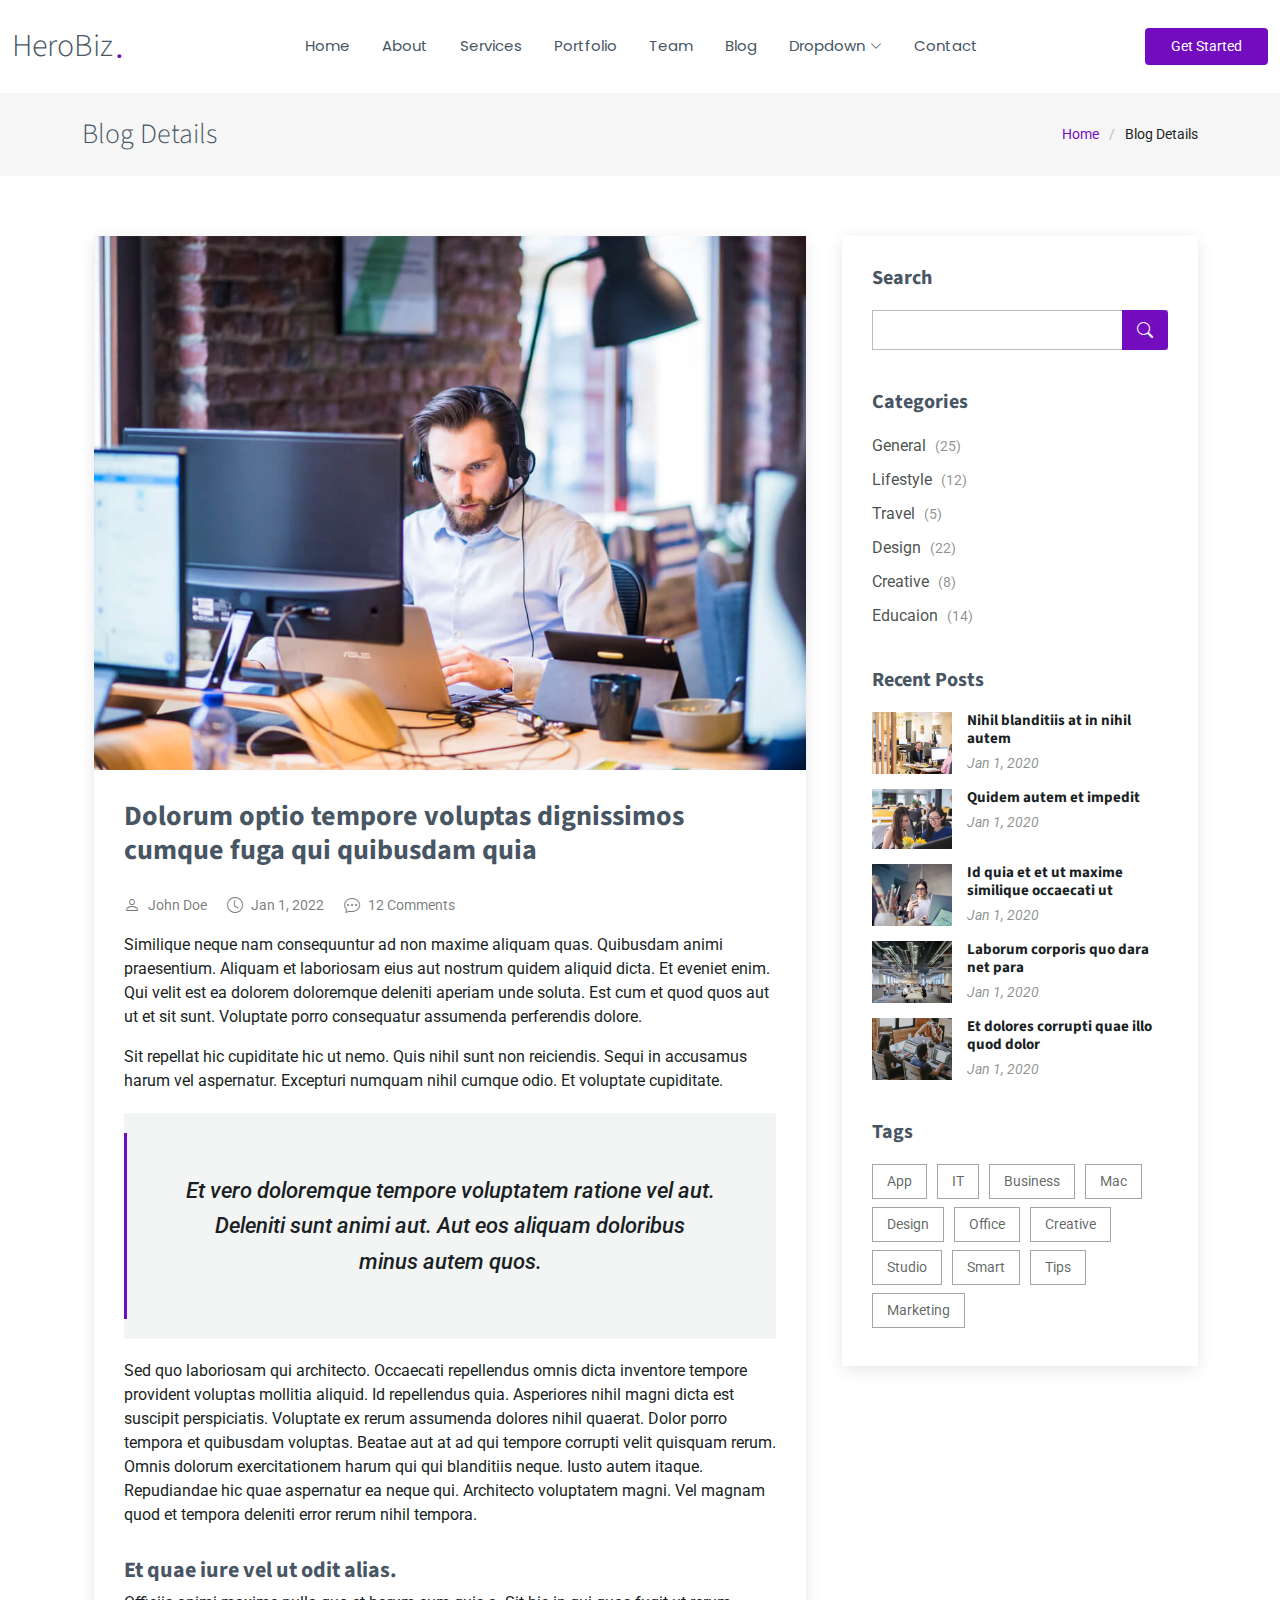
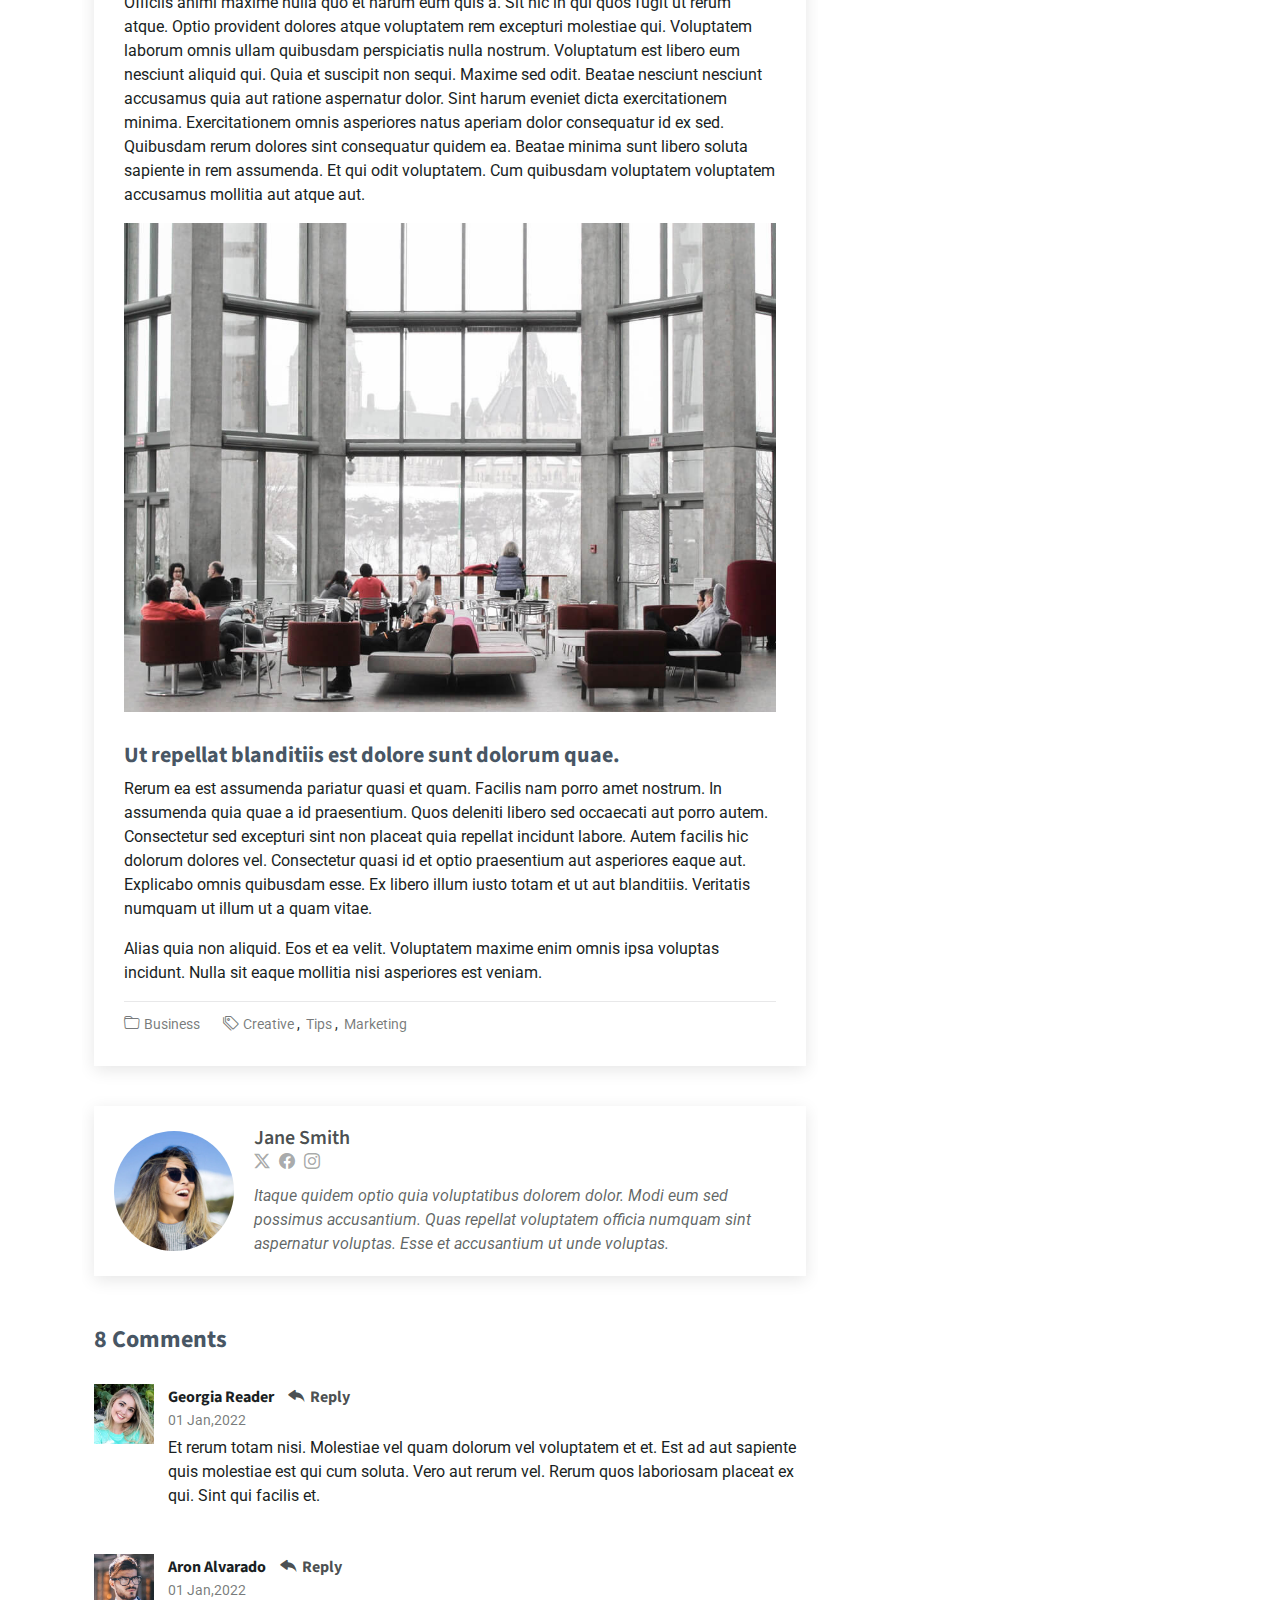
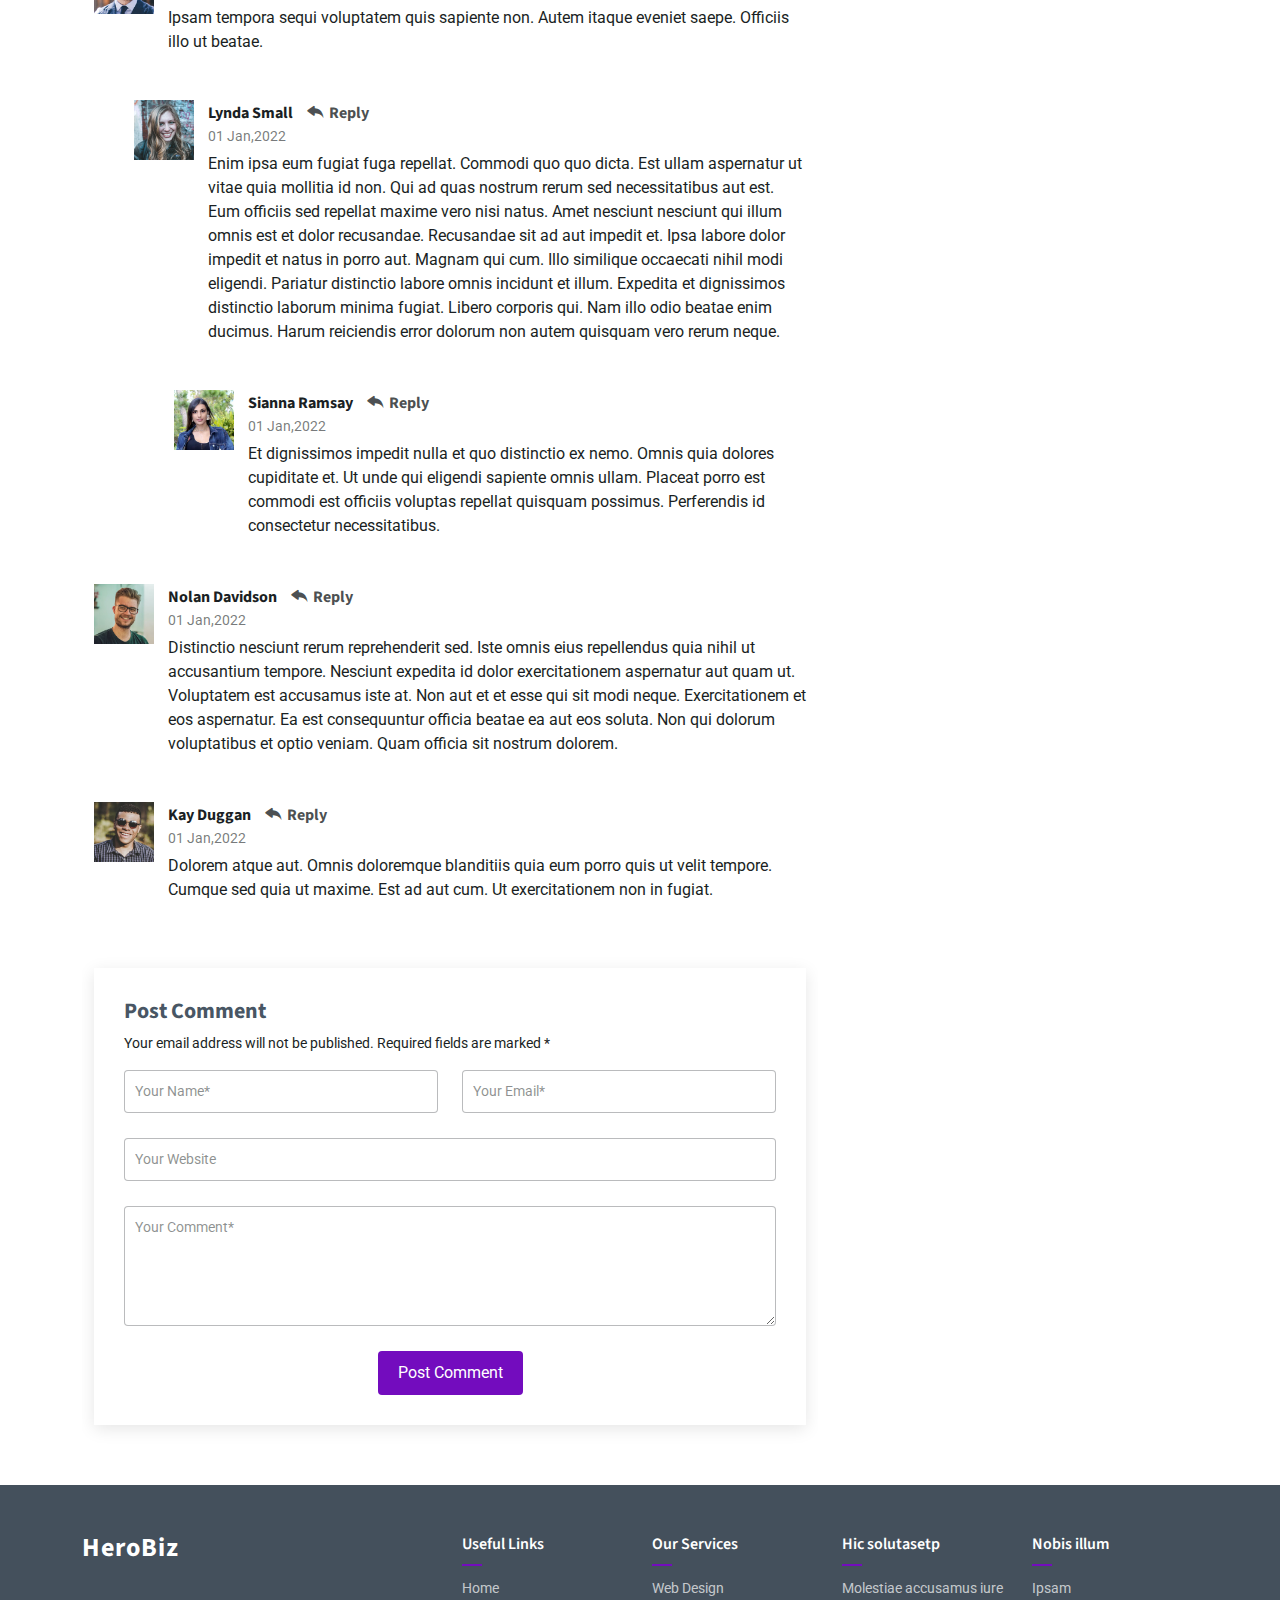
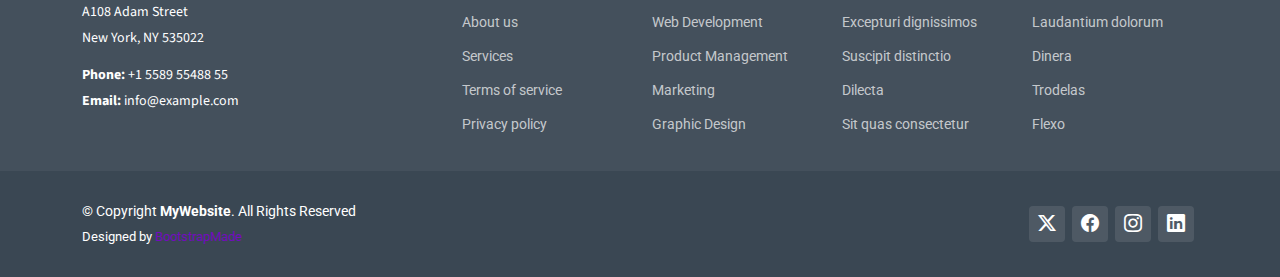
<file: blog-details.html>
<!DOCTYPE html>
<html lang="en">

<head>
  <meta charset="utf-8">
  <meta content="width=device-width, initial-scale=1.0" name="viewport">
  <title>Blog Details - HeroBiz Bootstrap Template</title>
  <meta name="description" content="">
  <meta name="keywords" content="">

  <!-- Favicons -->
  <link href="assets/img/favicon.png" rel="icon">
  <link href="assets/img/apple-touch-icon.png" rel="apple-touch-icon">

  <!-- Fonts -->
  <link href="https://fonts.googleapis.com" rel="preconnect">
  <link href="https://fonts.gstatic.com" rel="preconnect" crossorigin>
  <link href="https://fonts.googleapis.com/css2?family=Roboto:ital,wght@0,100;0,300;0,400;0,500;0,700;0,900;1,100;1,300;1,400;1,500;1,700;1,900&family=Poppins:ital,wght@0,100;0,200;0,300;0,400;0,500;0,600;0,700;0,800;0,900;1,100;1,200;1,300;1,400;1,500;1,600;1,700;1,800;1,900&family=Source+Sans+Pro:ital,wght@0,200;0,300;0,400;0,600;0,700;0,900;1,200;1,300;1,400;1,600;1,700;1,900&display=swap" rel="stylesheet">

  <!-- Vendor CSS Files -->
  <link href="assets/vendor/bootstrap/css/bootstrap.min.css" rel="stylesheet">
  <link href="assets/vendor/bootstrap-icons/bootstrap-icons.css" rel="stylesheet">
  <link href="assets/vendor/aos/aos.css" rel="stylesheet">
  <link href="assets/vendor/glightbox/css/glightbox.min.css" rel="stylesheet">
  <link href="assets/vendor/swiper/swiper-bundle.min.css" rel="stylesheet">

  <!-- Main CSS File -->
  <link href="assets/css/main.css" rel="stylesheet">


</head>

<body class="blog-details-page">

  <header id="header" class="header d-flex align-items-center sticky-top">
    <div class="container-fluid position-relative d-flex align-items-center justify-content-between">

      <a href="index.html" class="logo d-flex align-items-center me-auto me-xl-0">
        <!-- Uncomment the line below if you also wish to use an image logo -->
        <!-- <img src="assets/img/logo.png" alt=""> -->
        <h1 class="sitename">HeroBiz</h1>
        <span>.</span>
      </a>

      <nav id="navmenu" class="navmenu">
        <ul>
          <li><a href="#hero">Home<br></a></li>
          <li><a href="#about">About</a></li>
          <li><a href="#services">Services</a></li>
          <li><a href="#portfolio">Portfolio</a></li>
          <li><a href="#team">Team</a></li>
          <li><a href="blog.html">Blog</a></li>
          <li class="dropdown"><a href="#"><span>Dropdown</span> <i class="bi bi-chevron-down toggle-dropdown"></i></a>
            <ul>
              <li><a href="#">Dropdown 1</a></li>
              <li class="dropdown"><a href="#"><span>Deep Dropdown</span> <i class="bi bi-chevron-down toggle-dropdown"></i></a>
                <ul>
                  <li><a href="#">Deep Dropdown 1</a></li>
                  <li><a href="#">Deep Dropdown 2</a></li>
                  <li><a href="#">Deep Dropdown 3</a></li>
                  <li><a href="#">Deep Dropdown 4</a></li>
                  <li><a href="#">Deep Dropdown 5</a></li>
                </ul>
              </li>
              <li><a href="#">Dropdown 2</a></li>
              <li><a href="#">Dropdown 3</a></li>
              <li><a href="#">Dropdown 4</a></li>
            </ul>
          </li>
          <li><a href="#contact">Contact</a></li>
        </ul>
        <i class="mobile-nav-toggle d-xl-none bi bi-list"></i>
      </nav>

      <a class="btn-getstarted" href="index.html#about">Get Started</a>

    </div>
  </header>

  <main class="main">

    <!-- Page Title -->
    <div class="page-title">
      <div class="container d-lg-flex justify-content-between align-items-center">
        <h1 class="mb-2 mb-lg-0">Blog Details</h1>
        <nav class="breadcrumbs">
          <ol>
            <li><a href="index.html">Home</a></li>
            <li class="current">Blog Details</li>
          </ol>
        </nav>
      </div>
    </div><!-- End Page Title -->

    <div class="container">
      <div class="row">

        <div class="col-lg-8">

          <!-- Blog Details Section -->
          <section id="blog-details" class="blog-details section">
            <div class="container">

              <article class="article">

                <div class="post-img">
                  <img src="assets/img/blog/blog-1.jpg" alt="" class="img-fluid">
                </div>

                <h2 class="title">Dolorum optio tempore voluptas dignissimos cumque fuga qui quibusdam quia</h2>

                <div class="meta-top">
                  <ul>
                    <li class="d-flex align-items-center"><i class="bi bi-person"></i> <a href="blog-details.html">John Doe</a></li>
                    <li class="d-flex align-items-center"><i class="bi bi-clock"></i> <a href="blog-details.html"><time datetime="2020-01-01">Jan 1, 2022</time></a></li>
                    <li class="d-flex align-items-center"><i class="bi bi-chat-dots"></i> <a href="blog-details.html">12 Comments</a></li>
                  </ul>
                </div><!-- End meta top -->

                <div class="content">
                  <p>
                    Similique neque nam consequuntur ad non maxime aliquam quas. Quibusdam animi praesentium. Aliquam et laboriosam eius aut nostrum quidem aliquid dicta.
                    Et eveniet enim. Qui velit est ea dolorem doloremque deleniti aperiam unde soluta. Est cum et quod quos aut ut et sit sunt. Voluptate porro consequatur assumenda perferendis dolore.
                  </p>

                  <p>
                    Sit repellat hic cupiditate hic ut nemo. Quis nihil sunt non reiciendis. Sequi in accusamus harum vel aspernatur. Excepturi numquam nihil cumque odio. Et voluptate cupiditate.
                  </p>

                  <blockquote>
                    <p>
                      Et vero doloremque tempore voluptatem ratione vel aut. Deleniti sunt animi aut. Aut eos aliquam doloribus minus autem quos.
                    </p>
                  </blockquote>

                  <p>
                    Sed quo laboriosam qui architecto. Occaecati repellendus omnis dicta inventore tempore provident voluptas mollitia aliquid. Id repellendus quia. Asperiores nihil magni dicta est suscipit perspiciatis. Voluptate ex rerum assumenda dolores nihil quaerat.
                    Dolor porro tempora et quibusdam voluptas. Beatae aut at ad qui tempore corrupti velit quisquam rerum. Omnis dolorum exercitationem harum qui qui blanditiis neque.
                    Iusto autem itaque. Repudiandae hic quae aspernatur ea neque qui. Architecto voluptatem magni. Vel magnam quod et tempora deleniti error rerum nihil tempora.
                  </p>

                  <h3>Et quae iure vel ut odit alias.</h3>
                  <p>
                    Officiis animi maxime nulla quo et harum eum quis a. Sit hic in qui quos fugit ut rerum atque. Optio provident dolores atque voluptatem rem excepturi molestiae qui. Voluptatem laborum omnis ullam quibusdam perspiciatis nulla nostrum. Voluptatum est libero eum nesciunt aliquid qui.
                    Quia et suscipit non sequi. Maxime sed odit. Beatae nesciunt nesciunt accusamus quia aut ratione aspernatur dolor. Sint harum eveniet dicta exercitationem minima. Exercitationem omnis asperiores natus aperiam dolor consequatur id ex sed. Quibusdam rerum dolores sint consequatur quidem ea.
                    Beatae minima sunt libero soluta sapiente in rem assumenda. Et qui odit voluptatem. Cum quibusdam voluptatem voluptatem accusamus mollitia aut atque aut.
                  </p>
                  <img src="assets/img/blog/blog-inside-post.jpg" class="img-fluid" alt="">

                  <h3>Ut repellat blanditiis est dolore sunt dolorum quae.</h3>
                  <p>
                    Rerum ea est assumenda pariatur quasi et quam. Facilis nam porro amet nostrum. In assumenda quia quae a id praesentium. Quos deleniti libero sed occaecati aut porro autem. Consectetur sed excepturi sint non placeat quia repellat incidunt labore. Autem facilis hic dolorum dolores vel.
                    Consectetur quasi id et optio praesentium aut asperiores eaque aut. Explicabo omnis quibusdam esse. Ex libero illum iusto totam et ut aut blanditiis. Veritatis numquam ut illum ut a quam vitae.
                  </p>
                  <p>
                    Alias quia non aliquid. Eos et ea velit. Voluptatem maxime enim omnis ipsa voluptas incidunt. Nulla sit eaque mollitia nisi asperiores est veniam.
                  </p>

                </div><!-- End post content -->

                <div class="meta-bottom">
                  <i class="bi bi-folder"></i>
                  <ul class="cats">
                    <li><a href="#">Business</a></li>
                  </ul>

                  <i class="bi bi-tags"></i>
                  <ul class="tags">
                    <li><a href="#">Creative</a></li>
                    <li><a href="#">Tips</a></li>
                    <li><a href="#">Marketing</a></li>
                  </ul>
                </div><!-- End meta bottom -->

              </article>

            </div>
          </section><!-- /Blog Details Section -->

          <!-- Blog Author Section -->
          <section id="blog-author" class="blog-author section">

            <div class="container">
              <div class="author-container d-flex align-items-center">
                <img src="assets/img/blog/blog-author.jpg" class="rounded-circle flex-shrink-0" alt="">
                <div>
                  <h4>Jane Smith</h4>
                  <div class="social-links">
                    <a href="https://x.com/#"><i class="bi bi-twitter-x"></i></a>
                    <a href="https://facebook.com/#"><i class="bi bi-facebook"></i></a>
                    <a href="https://instagram.com/#"><i class="biu bi-instagram"></i></a>
                  </div>
                  <p>
                    Itaque quidem optio quia voluptatibus dolorem dolor. Modi eum sed possimus accusantium. Quas repellat voluptatem officia numquam sint aspernatur voluptas. Esse et accusantium ut unde voluptas.
                  </p>
                </div>
              </div>
            </div>

          </section><!-- /Blog Author Section -->

          <!-- Blog Comments Section -->
          <section id="blog-comments" class="blog-comments section">

            <div class="container">

              <h4 class="comments-count">8 Comments</h4>

              <div id="comment-1" class="comment">
                <div class="d-flex">
                  <div class="comment-img"><img src="assets/img/blog/comments-1.jpg" alt=""></div>
                  <div>
                    <h5><a href="">Georgia Reader</a> <a href="#" class="reply"><i class="bi bi-reply-fill"></i> Reply</a></h5>
                    <time datetime="2020-01-01">01 Jan,2022</time>
                    <p>
                      Et rerum totam nisi. Molestiae vel quam dolorum vel voluptatem et et. Est ad aut sapiente quis molestiae est qui cum soluta.
                      Vero aut rerum vel. Rerum quos laboriosam placeat ex qui. Sint qui facilis et.
                    </p>
                  </div>
                </div>
              </div><!-- End comment #1 -->

              <div id="comment-2" class="comment">
                <div class="d-flex">
                  <div class="comment-img"><img src="assets/img/blog/comments-2.jpg" alt=""></div>
                  <div>
                    <h5><a href="">Aron Alvarado</a> <a href="#" class="reply"><i class="bi bi-reply-fill"></i> Reply</a></h5>
                    <time datetime="2020-01-01">01 Jan,2022</time>
                    <p>
                      Ipsam tempora sequi voluptatem quis sapiente non. Autem itaque eveniet saepe. Officiis illo ut beatae.
                    </p>
                  </div>
                </div>

                <div id="comment-reply-1" class="comment comment-reply">
                  <div class="d-flex">
                    <div class="comment-img"><img src="assets/img/blog/comments-3.jpg" alt=""></div>
                    <div>
                      <h5><a href="">Lynda Small</a> <a href="#" class="reply"><i class="bi bi-reply-fill"></i> Reply</a></h5>
                      <time datetime="2020-01-01">01 Jan,2022</time>
                      <p>
                        Enim ipsa eum fugiat fuga repellat. Commodi quo quo dicta. Est ullam aspernatur ut vitae quia mollitia id non. Qui ad quas nostrum rerum sed necessitatibus aut est. Eum officiis sed repellat maxime vero nisi natus. Amet nesciunt nesciunt qui illum omnis est et dolor recusandae.

                        Recusandae sit ad aut impedit et. Ipsa labore dolor impedit et natus in porro aut. Magnam qui cum. Illo similique occaecati nihil modi eligendi. Pariatur distinctio labore omnis incidunt et illum. Expedita et dignissimos distinctio laborum minima fugiat.

                        Libero corporis qui. Nam illo odio beatae enim ducimus. Harum reiciendis error dolorum non autem quisquam vero rerum neque.
                      </p>
                    </div>
                  </div>

                  <div id="comment-reply-2" class="comment comment-reply">
                    <div class="d-flex">
                      <div class="comment-img"><img src="assets/img/blog/comments-4.jpg" alt=""></div>
                      <div>
                        <h5><a href="">Sianna Ramsay</a> <a href="#" class="reply"><i class="bi bi-reply-fill"></i> Reply</a></h5>
                        <time datetime="2020-01-01">01 Jan,2022</time>
                        <p>
                          Et dignissimos impedit nulla et quo distinctio ex nemo. Omnis quia dolores cupiditate et. Ut unde qui eligendi sapiente omnis ullam. Placeat porro est commodi est officiis voluptas repellat quisquam possimus. Perferendis id consectetur necessitatibus.
                        </p>
                      </div>
                    </div>

                  </div><!-- End comment reply #2-->

                </div><!-- End comment reply #1-->

              </div><!-- End comment #2-->

              <div id="comment-3" class="comment">
                <div class="d-flex">
                  <div class="comment-img"><img src="assets/img/blog/comments-5.jpg" alt=""></div>
                  <div>
                    <h5><a href="">Nolan Davidson</a> <a href="#" class="reply"><i class="bi bi-reply-fill"></i> Reply</a></h5>
                    <time datetime="2020-01-01">01 Jan,2022</time>
                    <p>
                      Distinctio nesciunt rerum reprehenderit sed. Iste omnis eius repellendus quia nihil ut accusantium tempore. Nesciunt expedita id dolor exercitationem aspernatur aut quam ut. Voluptatem est accusamus iste at.
                      Non aut et et esse qui sit modi neque. Exercitationem et eos aspernatur. Ea est consequuntur officia beatae ea aut eos soluta. Non qui dolorum voluptatibus et optio veniam. Quam officia sit nostrum dolorem.
                    </p>
                  </div>
                </div>

              </div><!-- End comment #3 -->

              <div id="comment-4" class="comment">
                <div class="d-flex">
                  <div class="comment-img"><img src="assets/img/blog/comments-6.jpg" alt=""></div>
                  <div>
                    <h5><a href="">Kay Duggan</a> <a href="#" class="reply"><i class="bi bi-reply-fill"></i> Reply</a></h5>
                    <time datetime="2020-01-01">01 Jan,2022</time>
                    <p>
                      Dolorem atque aut. Omnis doloremque blanditiis quia eum porro quis ut velit tempore. Cumque sed quia ut maxime. Est ad aut cum. Ut exercitationem non in fugiat.
                    </p>
                  </div>
                </div>

              </div><!-- End comment #4 -->

            </div>

          </section><!-- /Blog Comments Section -->

          <!-- Comment Form Section -->
          <section id="comment-form" class="comment-form section">
            <div class="container">

              <form action="">

                <h4>Post Comment</h4>
                <p>Your email address will not be published. Required fields are marked * </p>
                <div class="row">
                  <div class="col-md-6 form-group">
                    <input name="name" type="text" class="form-control" placeholder="Your Name*">
                  </div>
                  <div class="col-md-6 form-group">
                    <input name="email" type="text" class="form-control" placeholder="Your Email*">
                  </div>
                </div>
                <div class="row">
                  <div class="col form-group">
                    <input name="website" type="text" class="form-control" placeholder="Your Website">
                  </div>
                </div>
                <div class="row">
                  <div class="col form-group">
                    <textarea name="comment" class="form-control" placeholder="Your Comment*"></textarea>
                  </div>
                </div>

                <div class="text-center">
                  <button type="submit" class="btn btn-primary">Post Comment</button>
                </div>

              </form>

            </div>
          </section><!-- /Comment Form Section -->

        </div>

        <div class="col-lg-4 sidebar">

          <div class="widgets-container">

            <!-- Search Widget -->
            <div class="search-widget widget-item">

              <h3 class="widget-title">Search</h3>
              <form action="">
                <input type="text">
                <button type="submit" title="Search"><i class="bi bi-search"></i></button>
              </form>

            </div><!--/Search Widget -->

            <!-- Categories Widget -->
            <div class="categories-widget widget-item">

              <h3 class="widget-title">Categories</h3>
              <ul class="mt-3">
                <li><a href="#">General <span>(25)</span></a></li>
                <li><a href="#">Lifestyle <span>(12)</span></a></li>
                <li><a href="#">Travel <span>(5)</span></a></li>
                <li><a href="#">Design <span>(22)</span></a></li>
                <li><a href="#">Creative <span>(8)</span></a></li>
                <li><a href="#">Educaion <span>(14)</span></a></li>
              </ul>

            </div><!--/Categories Widget -->

            <!-- Recent Posts Widget -->
            <div class="recent-posts-widget widget-item">

              <h3 class="widget-title">Recent Posts</h3>

              <div class="post-item">
                <img src="assets/img/blog/blog-recent-1.jpg" alt="" class="flex-shrink-0">
                <div>
                  <h4><a href="blog-details.html">Nihil blanditiis at in nihil autem</a></h4>
                  <time datetime="2020-01-01">Jan 1, 2020</time>
                </div>
              </div><!-- End recent post item-->

              <div class="post-item">
                <img src="assets/img/blog/blog-recent-2.jpg" alt="" class="flex-shrink-0">
                <div>
                  <h4><a href="blog-details.html">Quidem autem et impedit</a></h4>
                  <time datetime="2020-01-01">Jan 1, 2020</time>
                </div>
              </div><!-- End recent post item-->

              <div class="post-item">
                <img src="assets/img/blog/blog-recent-3.jpg" alt="" class="flex-shrink-0">
                <div>
                  <h4><a href="blog-details.html">Id quia et et ut maxime similique occaecati ut</a></h4>
                  <time datetime="2020-01-01">Jan 1, 2020</time>
                </div>
              </div><!-- End recent post item-->

              <div class="post-item">
                <img src="assets/img/blog/blog-recent-4.jpg" alt="" class="flex-shrink-0">
                <div>
                  <h4><a href="blog-details.html">Laborum corporis quo dara net para</a></h4>
                  <time datetime="2020-01-01">Jan 1, 2020</time>
                </div>
              </div><!-- End recent post item-->

              <div class="post-item">
                <img src="assets/img/blog/blog-recent-5.jpg" alt="" class="flex-shrink-0">
                <div>
                  <h4><a href="blog-details.html">Et dolores corrupti quae illo quod dolor</a></h4>
                  <time datetime="2020-01-01">Jan 1, 2020</time>
                </div>
              </div><!-- End recent post item-->

            </div><!--/Recent Posts Widget -->

            <!-- Tags Widget -->
            <div class="tags-widget widget-item">

              <h3 class="widget-title">Tags</h3>
              <ul>
                <li><a href="#">App</a></li>
                <li><a href="#">IT</a></li>
                <li><a href="#">Business</a></li>
                <li><a href="#">Mac</a></li>
                <li><a href="#">Design</a></li>
                <li><a href="#">Office</a></li>
                <li><a href="#">Creative</a></li>
                <li><a href="#">Studio</a></li>
                <li><a href="#">Smart</a></li>
                <li><a href="#">Tips</a></li>
                <li><a href="#">Marketing</a></li>
              </ul>

            </div><!--/Tags Widget -->

          </div>

        </div>

      </div>
    </div>

  </main>

  <footer id="footer" class="footer dark-background">

    <div class="footer-top">
      <div class="container">
        <div class="row gy-4">
          <div class="col-lg-4 col-md-6 footer-about">
            <a href="index.html" class="logo d-flex align-items-center">
              <span class="sitename">HeroBiz</span>
            </a>
            <div class="footer-contact pt-3">
              <p>A108 Adam Street</p>
              <p>New York, NY 535022</p>
              <p class="mt-3"><strong>Phone:</strong> <span>+1 5589 55488 55</span></p>
              <p><strong>Email:</strong> <span>info@example.com</span></p>
            </div>
          </div>

          <div class="col-lg-2 col-md-3 footer-links">
            <h4>Useful Links</h4>
            <ul>
              <li><a href="#">Home</a></li>
              <li><a href="#">About us</a></li>
              <li><a href="#">Services</a></li>
              <li><a href="#">Terms of service</a></li>
              <li><a href="#">Privacy policy</a></li>
            </ul>
          </div>

          <div class="col-lg-2 col-md-3 footer-links">
            <h4>Our Services</h4>
            <ul>
              <li><a href="#">Web Design</a></li>
              <li><a href="#">Web Development</a></li>
              <li><a href="#">Product Management</a></li>
              <li><a href="#">Marketing</a></li>
              <li><a href="#">Graphic Design</a></li>
            </ul>
          </div>

          <div class="col-lg-2 col-md-3 footer-links">
            <h4>Hic solutasetp</h4>
            <ul>
              <li><a href="#">Molestiae accusamus iure</a></li>
              <li><a href="#">Excepturi dignissimos</a></li>
              <li><a href="#">Suscipit distinctio</a></li>
              <li><a href="#">Dilecta</a></li>
              <li><a href="#">Sit quas consectetur</a></li>
            </ul>
          </div>

          <div class="col-lg-2 col-md-3 footer-links">
            <h4>Nobis illum</h4>
            <ul>
              <li><a href="#">Ipsam</a></li>
              <li><a href="#">Laudantium dolorum</a></li>
              <li><a href="#">Dinera</a></li>
              <li><a href="#">Trodelas</a></li>
              <li><a href="#">Flexo</a></li>
            </ul>
          </div>

        </div>
      </div>
    </div>

    <div class="copyright text-center">
      <div class="container d-flex flex-column flex-lg-row justify-content-center justify-content-lg-between align-items-center">

        <div class="d-flex flex-column align-items-center align-items-lg-start">
          <div>
            © Copyright <strong><span>MyWebsite</span></strong>. All Rights Reserved
          </div>
          <div class="credits">
            Designed by <a href="https://bootstrapmade.com/">BootstrapMade</a>
          </div>
        </div>

        <div class="social-links order-first order-lg-last mb-3 mb-lg-0">
          <a href=""><i class="bi bi-twitter-x"></i></a>
          <a href=""><i class="bi bi-facebook"></i></a>
          <a href=""><i class="bi bi-instagram"></i></a>
          <a href=""><i class="bi bi-linkedin"></i></a>
        </div>

      </div>
    </div>

  </footer>

  <!-- Scroll Top -->
  <a href="#" id="scroll-top" class="scroll-top d-flex align-items-center justify-content-center"><i class="bi bi-arrow-up-short"></i></a>

  <!-- Preloader -->
  <div id="preloader"></div>

  <!-- Vendor JS Files -->
  <script src="assets/vendor/bootstrap/js/bootstrap.bundle.min.js"></script>
  <script src="assets/vendor/php-email-form/validate.js"></script>
  <script src="assets/vendor/aos/aos.js"></script>
  <script src="assets/vendor/glightbox/js/glightbox.min.js"></script>
  <script src="assets/vendor/swiper/swiper-bundle.min.js"></script>
  <script src="assets/vendor/imagesloaded/imagesloaded.pkgd.min.js"></script>
  <script src="assets/vendor/isotope-layout/isotope.pkgd.min.js"></script>

  <!-- Main JS File -->
  <script src="assets/js/main.js"></script>

</body>

</html>
</file>
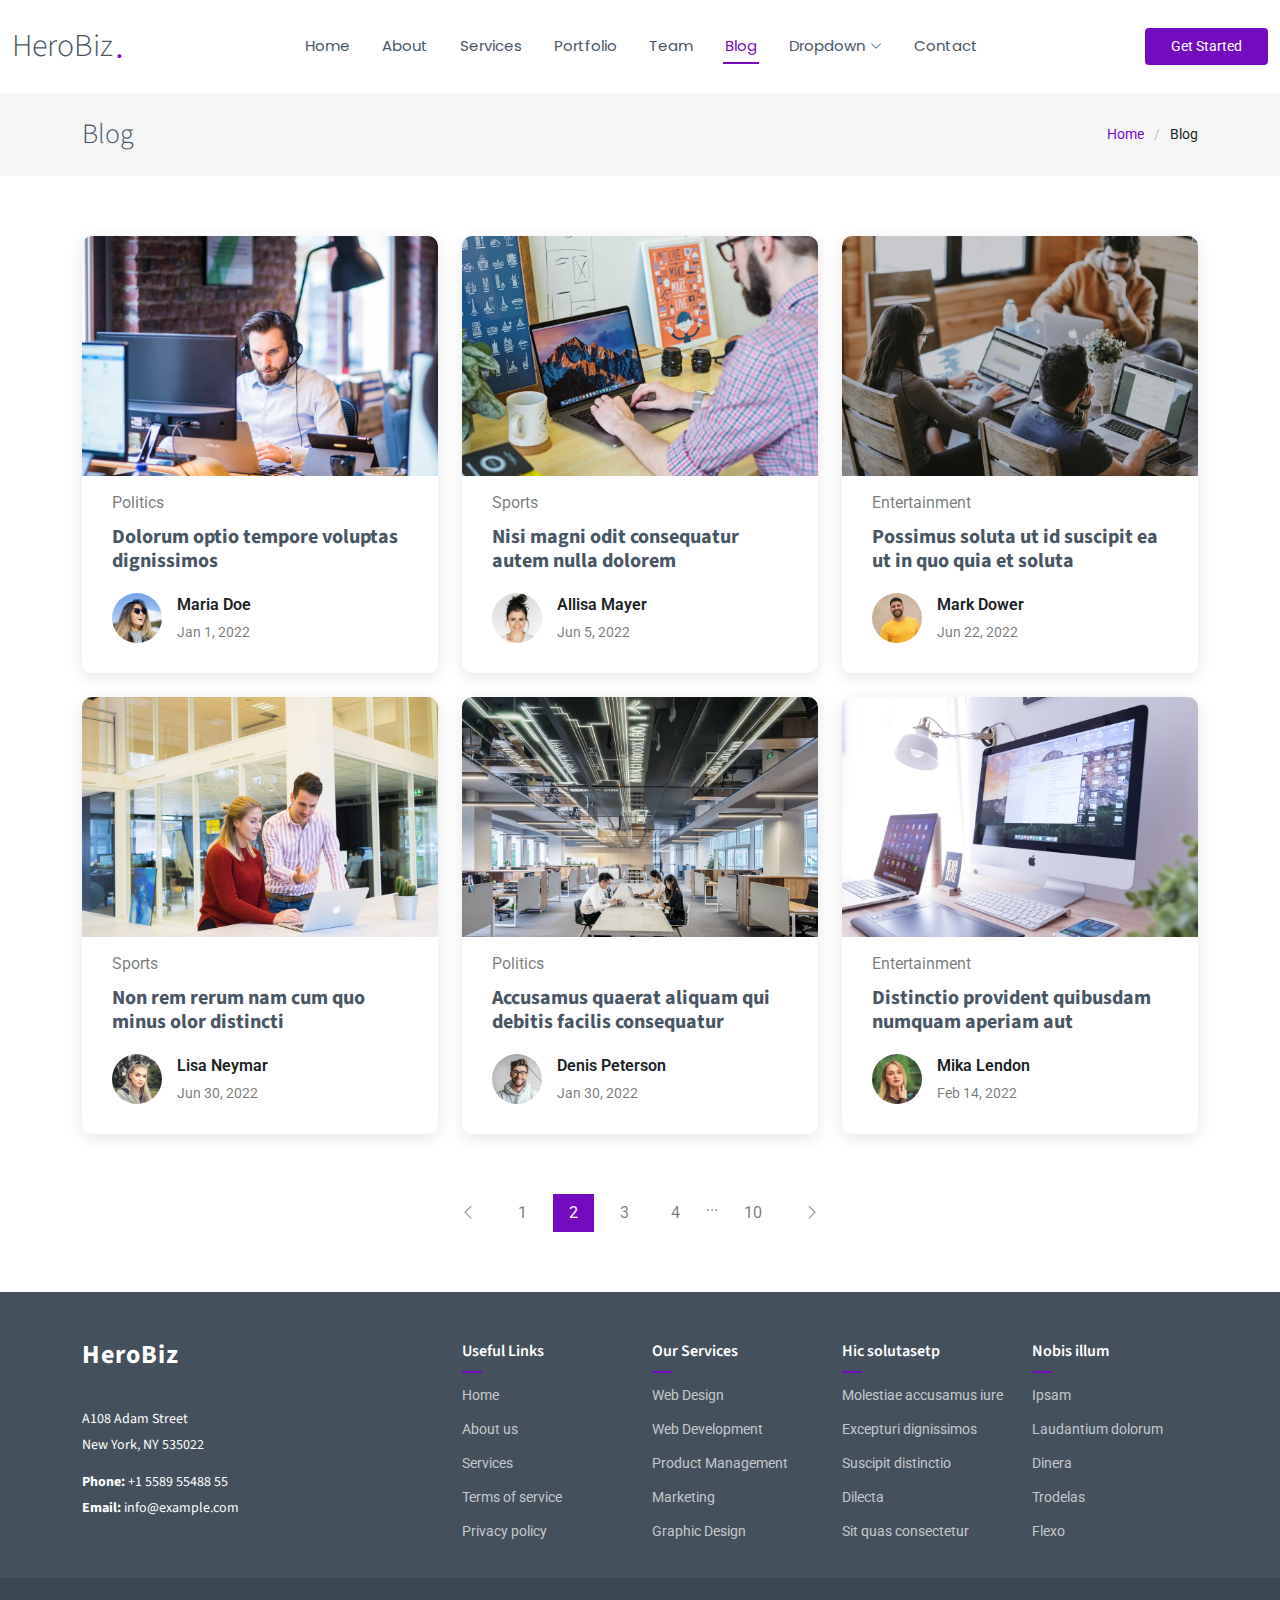
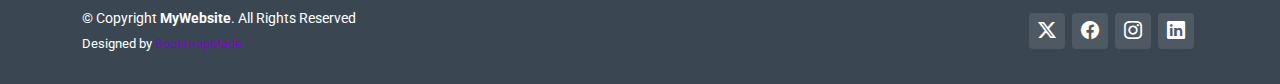
<file: blog.html>
<!DOCTYPE html>
<html lang="en">

<head>
  <meta charset="utf-8">
  <meta content="width=device-width, initial-scale=1.0" name="viewport">
  <title>Blog - HeroBiz Bootstrap Template</title>
  <meta name="description" content="">
  <meta name="keywords" content="">

  <!-- Favicons -->
  <link href="assets/img/favicon.png" rel="icon">
  <link href="assets/img/apple-touch-icon.png" rel="apple-touch-icon">

  <!-- Fonts -->
  <link href="https://fonts.googleapis.com" rel="preconnect">
  <link href="https://fonts.gstatic.com" rel="preconnect" crossorigin>
  <link href="https://fonts.googleapis.com/css2?family=Roboto:ital,wght@0,100;0,300;0,400;0,500;0,700;0,900;1,100;1,300;1,400;1,500;1,700;1,900&family=Poppins:ital,wght@0,100;0,200;0,300;0,400;0,500;0,600;0,700;0,800;0,900;1,100;1,200;1,300;1,400;1,500;1,600;1,700;1,800;1,900&family=Source+Sans+Pro:ital,wght@0,200;0,300;0,400;0,600;0,700;0,900;1,200;1,300;1,400;1,600;1,700;1,900&display=swap" rel="stylesheet">

  <!-- Vendor CSS Files -->
  <link href="assets/vendor/bootstrap/css/bootstrap.min.css" rel="stylesheet">
  <link href="assets/vendor/bootstrap-icons/bootstrap-icons.css" rel="stylesheet">
  <link href="assets/vendor/aos/aos.css" rel="stylesheet">
  <link href="assets/vendor/glightbox/css/glightbox.min.css" rel="stylesheet">
  <link href="assets/vendor/swiper/swiper-bundle.min.css" rel="stylesheet">

  <!-- Main CSS File -->
  <link href="assets/css/main.css" rel="stylesheet">


</head>

<body class="blog-page">

  <header id="header" class="header d-flex align-items-center sticky-top">
    <div class="container-fluid position-relative d-flex align-items-center justify-content-between">

      <a href="index.html" class="logo d-flex align-items-center me-auto me-xl-0">
        <!-- Uncomment the line below if you also wish to use an image logo -->
        <!-- <img src="assets/img/logo.png" alt=""> -->
        <h1 class="sitename">HeroBiz</h1>
        <span>.</span>
      </a>

      <nav id="navmenu" class="navmenu">
        <ul>
          <li><a href="#hero">Home<br></a></li>
          <li><a href="#about">About</a></li>
          <li><a href="#services">Services</a></li>
          <li><a href="#portfolio">Portfolio</a></li>
          <li><a href="#team">Team</a></li>
          <li><a href="blog.html" class="active">Blog</a></li>
          <li class="dropdown"><a href="#"><span>Dropdown</span> <i class="bi bi-chevron-down toggle-dropdown"></i></a>
            <ul>
              <li><a href="#">Dropdown 1</a></li>
              <li class="dropdown"><a href="#"><span>Deep Dropdown</span> <i class="bi bi-chevron-down toggle-dropdown"></i></a>
                <ul>
                  <li><a href="#">Deep Dropdown 1</a></li>
                  <li><a href="#">Deep Dropdown 2</a></li>
                  <li><a href="#">Deep Dropdown 3</a></li>
                  <li><a href="#">Deep Dropdown 4</a></li>
                  <li><a href="#">Deep Dropdown 5</a></li>
                </ul>
              </li>
              <li><a href="#">Dropdown 2</a></li>
              <li><a href="#">Dropdown 3</a></li>
              <li><a href="#">Dropdown 4</a></li>
            </ul>
          </li>
          <li><a href="#contact">Contact</a></li>
        </ul>
        <i class="mobile-nav-toggle d-xl-none bi bi-list"></i>
      </nav>

      <a class="btn-getstarted" href="index.html#about">Get Started</a>

    </div>
  </header>

  <main class="main">

    <!-- Page Title -->
    <div class="page-title">
      <div class="container d-lg-flex justify-content-between align-items-center">
        <h1 class="mb-2 mb-lg-0">Blog</h1>
        <nav class="breadcrumbs">
          <ol>
            <li><a href="index.html">Home</a></li>
            <li class="current">Blog</li>
          </ol>
        </nav>
      </div>
    </div><!-- End Page Title -->

    <!-- Blog Posts Section -->
    <section id="blog-posts" class="blog-posts section">

      <div class="container">
        <div class="row gy-4">

          <div class="col-lg-4">
            <article>

              <div class="post-img">
                <img src="assets/img/blog/blog-1.jpg" alt="" class="img-fluid">
              </div>

              <p class="post-category">Politics</p>

              <h2 class="title">
                <a href="blog-details.html">Dolorum optio tempore voluptas dignissimos</a>
              </h2>

              <div class="d-flex align-items-center">
                <img src="assets/img/blog/blog-author.jpg" alt="" class="img-fluid post-author-img flex-shrink-0">
                <div class="post-meta">
                  <p class="post-author">Maria Doe</p>
                  <p class="post-date">
                    <time datetime="2022-01-01">Jan 1, 2022</time>
                  </p>
                </div>
              </div>

            </article>
          </div><!-- End post list item -->

          <div class="col-lg-4">
            <article>

              <div class="post-img">
                <img src="assets/img/blog/blog-2.jpg" alt="" class="img-fluid">
              </div>

              <p class="post-category">Sports</p>

              <h2 class="title">
                <a href="blog-details.html">Nisi magni odit consequatur autem nulla dolorem</a>
              </h2>

              <div class="d-flex align-items-center">
                <img src="assets/img/blog/blog-author-2.jpg" alt="" class="img-fluid post-author-img flex-shrink-0">
                <div class="post-meta">
                  <p class="post-author">Allisa Mayer</p>
                  <p class="post-date">
                    <time datetime="2022-01-01">Jun 5, 2022</time>
                  </p>
                </div>
              </div>

            </article>
          </div><!-- End post list item -->

          <div class="col-lg-4">
            <article>

              <div class="post-img">
                <img src="assets/img/blog/blog-3.jpg" alt="" class="img-fluid">
              </div>

              <p class="post-category">Entertainment</p>

              <h2 class="title">
                <a href="blog-details.html">Possimus soluta ut id suscipit ea ut in quo quia et soluta</a>
              </h2>

              <div class="d-flex align-items-center">
                <img src="assets/img/blog/blog-author-3.jpg" alt="" class="img-fluid post-author-img flex-shrink-0">
                <div class="post-meta">
                  <p class="post-author">Mark Dower</p>
                  <p class="post-date">
                    <time datetime="2022-01-01">Jun 22, 2022</time>
                  </p>
                </div>
              </div>

            </article>
          </div><!-- End post list item -->

          <div class="col-lg-4">
            <article>

              <div class="post-img">
                <img src="assets/img/blog/blog-4.jpg" alt="" class="img-fluid">
              </div>

              <p class="post-category">Sports</p>

              <h2 class="title">
                <a href="blog-details.html">Non rem rerum nam cum quo minus olor distincti</a>
              </h2>

              <div class="d-flex align-items-center">
                <img src="assets/img/blog/blog-author-4.jpg" alt="" class="img-fluid post-author-img flex-shrink-0">
                <div class="post-meta">
                  <p class="post-author">Lisa Neymar</p>
                  <p class="post-date">
                    <time datetime="2022-01-01">Jun 30, 2022</time>
                  </p>
                </div>
              </div>

            </article>
          </div><!-- End post list item -->

          <div class="col-lg-4">
            <article>

              <div class="post-img">
                <img src="assets/img/blog/blog-5.jpg" alt="" class="img-fluid">
              </div>

              <p class="post-category">Politics</p>

              <h2 class="title">
                <a href="blog-details.html">Accusamus quaerat aliquam qui debitis facilis consequatur</a>
              </h2>

              <div class="d-flex align-items-center">
                <img src="assets/img/blog/blog-author-5.jpg" alt="" class="img-fluid post-author-img flex-shrink-0">
                <div class="post-meta">
                  <p class="post-author">Denis Peterson</p>
                  <p class="post-date">
                    <time datetime="2022-01-01">Jan 30, 2022</time>
                  </p>
                </div>
              </div>

            </article>
          </div><!-- End post list item -->

          <div class="col-lg-4">
            <article>

              <div class="post-img">
                <img src="assets/img/blog/blog-6.jpg" alt="" class="img-fluid">
              </div>

              <p class="post-category">Entertainment</p>

              <h2 class="title">
                <a href="blog-details.html">Distinctio provident quibusdam numquam aperiam aut</a>
              </h2>

              <div class="d-flex align-items-center">
                <img src="assets/img/blog/blog-author-6.jpg" alt="" class="img-fluid post-author-img flex-shrink-0">
                <div class="post-meta">
                  <p class="post-author">Mika Lendon</p>
                  <p class="post-date">
                    <time datetime="2022-01-01">Feb 14, 2022</time>
                  </p>
                </div>
              </div>

            </article>
          </div><!-- End post list item -->

        </div>
      </div>

    </section><!-- /Blog Posts Section -->

    <!-- Blog Pagination Section -->
    <section id="blog-pagination" class="blog-pagination section">

      <div class="container">
        <div class="d-flex justify-content-center">
          <ul>
            <li><a href="#"><i class="bi bi-chevron-left"></i></a></li>
            <li><a href="#">1</a></li>
            <li><a href="#" class="active">2</a></li>
            <li><a href="#">3</a></li>
            <li><a href="#">4</a></li>
            <li>...</li>
            <li><a href="#">10</a></li>
            <li><a href="#"><i class="bi bi-chevron-right"></i></a></li>
          </ul>
        </div>
      </div>

    </section><!-- /Blog Pagination Section -->

  </main>

  <footer id="footer" class="footer dark-background">

    <div class="footer-top">
      <div class="container">
        <div class="row gy-4">
          <div class="col-lg-4 col-md-6 footer-about">
            <a href="index.html" class="logo d-flex align-items-center">
              <span class="sitename">HeroBiz</span>
            </a>
            <div class="footer-contact pt-3">
              <p>A108 Adam Street</p>
              <p>New York, NY 535022</p>
              <p class="mt-3"><strong>Phone:</strong> <span>+1 5589 55488 55</span></p>
              <p><strong>Email:</strong> <span>info@example.com</span></p>
            </div>
          </div>

          <div class="col-lg-2 col-md-3 footer-links">
            <h4>Useful Links</h4>
            <ul>
              <li><a href="#">Home</a></li>
              <li><a href="#">About us</a></li>
              <li><a href="#">Services</a></li>
              <li><a href="#">Terms of service</a></li>
              <li><a href="#">Privacy policy</a></li>
            </ul>
          </div>

          <div class="col-lg-2 col-md-3 footer-links">
            <h4>Our Services</h4>
            <ul>
              <li><a href="#">Web Design</a></li>
              <li><a href="#">Web Development</a></li>
              <li><a href="#">Product Management</a></li>
              <li><a href="#">Marketing</a></li>
              <li><a href="#">Graphic Design</a></li>
            </ul>
          </div>

          <div class="col-lg-2 col-md-3 footer-links">
            <h4>Hic solutasetp</h4>
            <ul>
              <li><a href="#">Molestiae accusamus iure</a></li>
              <li><a href="#">Excepturi dignissimos</a></li>
              <li><a href="#">Suscipit distinctio</a></li>
              <li><a href="#">Dilecta</a></li>
              <li><a href="#">Sit quas consectetur</a></li>
            </ul>
          </div>

          <div class="col-lg-2 col-md-3 footer-links">
            <h4>Nobis illum</h4>
            <ul>
              <li><a href="#">Ipsam</a></li>
              <li><a href="#">Laudantium dolorum</a></li>
              <li><a href="#">Dinera</a></li>
              <li><a href="#">Trodelas</a></li>
              <li><a href="#">Flexo</a></li>
            </ul>
          </div>

        </div>
      </div>
    </div>

    <div class="copyright text-center">
      <div class="container d-flex flex-column flex-lg-row justify-content-center justify-content-lg-between align-items-center">

        <div class="d-flex flex-column align-items-center align-items-lg-start">
          <div>
            © Copyright <strong><span>MyWebsite</span></strong>. All Rights Reserved
          </div>
          <div class="credits">
            Designed by <a href="https://bootstrapmade.com/">BootstrapMade</a>
          </div>
        </div>

        <div class="social-links order-first order-lg-last mb-3 mb-lg-0">
          <a href=""><i class="bi bi-twitter-x"></i></a>
          <a href=""><i class="bi bi-facebook"></i></a>
          <a href=""><i class="bi bi-instagram"></i></a>
          <a href=""><i class="bi bi-linkedin"></i></a>
        </div>

      </div>
    </div>

  </footer>

  <!-- Scroll Top -->
  <a href="#" id="scroll-top" class="scroll-top d-flex align-items-center justify-content-center"><i class="bi bi-arrow-up-short"></i></a>

  <!-- Preloader -->
  <div id="preloader"></div>

  <!-- Vendor JS Files -->
  <script src="assets/vendor/bootstrap/js/bootstrap.bundle.min.js"></script>
  <script src="assets/vendor/php-email-form/validate.js"></script>
  <script src="assets/vendor/aos/aos.js"></script>
  <script src="assets/vendor/glightbox/js/glightbox.min.js"></script>
  <script src="assets/vendor/swiper/swiper-bundle.min.js"></script>
  <script src="assets/vendor/imagesloaded/imagesloaded.pkgd.min.js"></script>
  <script src="assets/vendor/isotope-layout/isotope.pkgd.min.js"></script>

  <!-- Main JS File -->
  <script src="assets/js/main.js"></script>

</body>

</html>
</file>
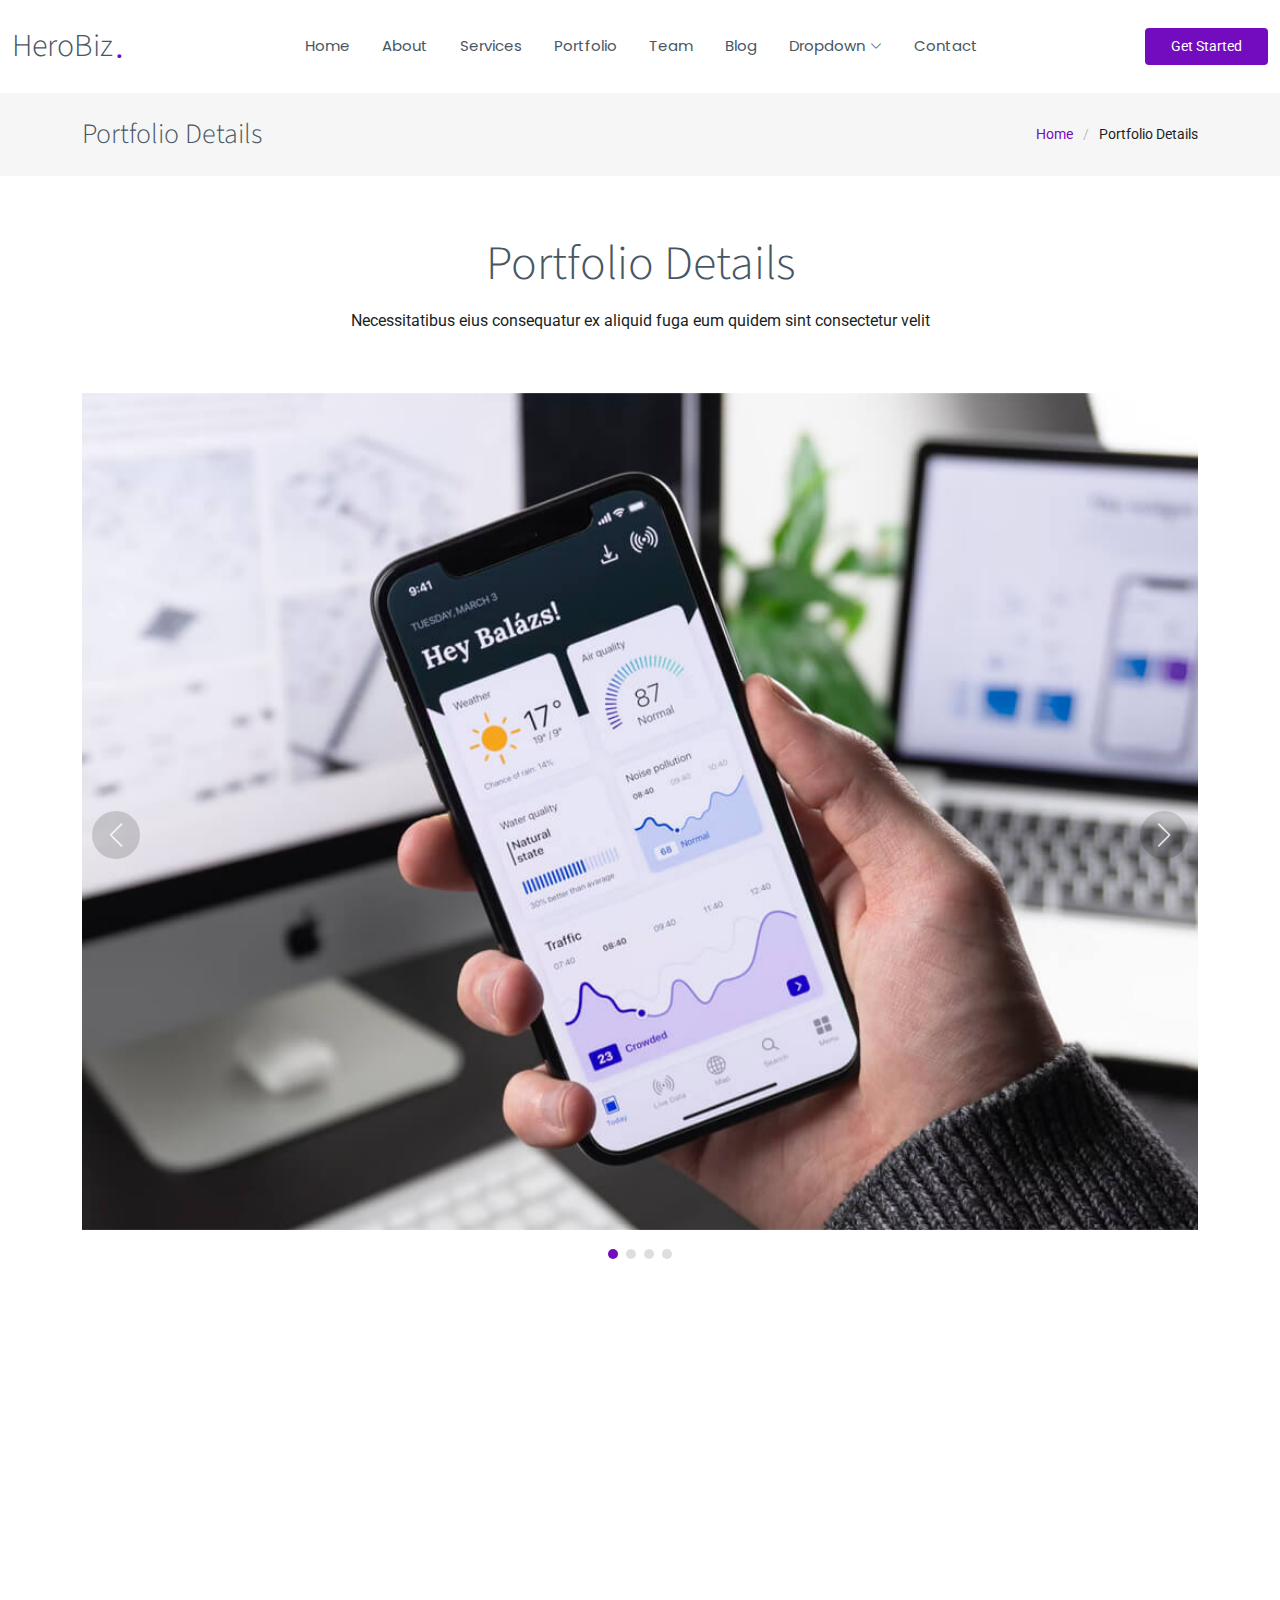
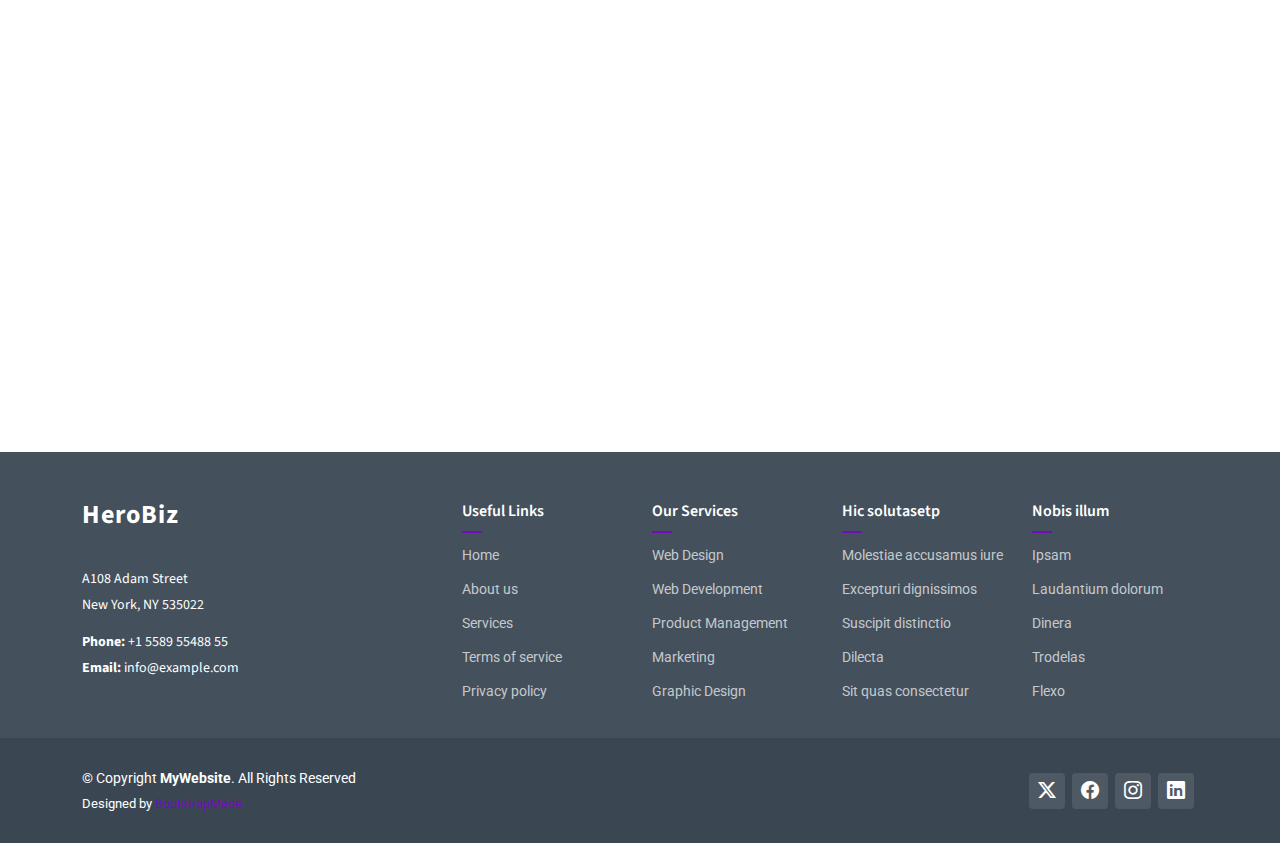
<file: portfolio-details.html>
<!DOCTYPE html>
<html lang="en">

<head>
  <meta charset="utf-8">
  <meta content="width=device-width, initial-scale=1.0" name="viewport">
  <title>Portfolio Details - HeroBiz Bootstrap Template</title>
  <meta name="description" content="">
  <meta name="keywords" content="">

  <!-- Favicons -->
  <link href="assets/img/favicon.png" rel="icon">
  <link href="assets/img/apple-touch-icon.png" rel="apple-touch-icon">

  <!-- Fonts -->
  <link href="https://fonts.googleapis.com" rel="preconnect">
  <link href="https://fonts.gstatic.com" rel="preconnect" crossorigin>
  <link href="https://fonts.googleapis.com/css2?family=Roboto:ital,wght@0,100;0,300;0,400;0,500;0,700;0,900;1,100;1,300;1,400;1,500;1,700;1,900&family=Poppins:ital,wght@0,100;0,200;0,300;0,400;0,500;0,600;0,700;0,800;0,900;1,100;1,200;1,300;1,400;1,500;1,600;1,700;1,800;1,900&family=Source+Sans+Pro:ital,wght@0,200;0,300;0,400;0,600;0,700;0,900;1,200;1,300;1,400;1,600;1,700;1,900&display=swap" rel="stylesheet">

  <!-- Vendor CSS Files -->
  <link href="assets/vendor/bootstrap/css/bootstrap.min.css" rel="stylesheet">
  <link href="assets/vendor/bootstrap-icons/bootstrap-icons.css" rel="stylesheet">
  <link href="assets/vendor/aos/aos.css" rel="stylesheet">
  <link href="assets/vendor/glightbox/css/glightbox.min.css" rel="stylesheet">
  <link href="assets/vendor/swiper/swiper-bundle.min.css" rel="stylesheet">

  <!-- Main CSS File -->
  <link href="assets/css/main.css" rel="stylesheet">


</head>

<body class="portfolio-details-page">

  <header id="header" class="header d-flex align-items-center sticky-top">
    <div class="container-fluid position-relative d-flex align-items-center justify-content-between">

      <a href="index.html" class="logo d-flex align-items-center me-auto me-xl-0">
        <!-- Uncomment the line below if you also wish to use an image logo -->
        <!-- <img src="assets/img/logo.png" alt=""> -->
        <h1 class="sitename">HeroBiz</h1>
        <span>.</span>
      </a>

      <nav id="navmenu" class="navmenu">
        <ul>
          <li><a href="#hero">Home<br></a></li>
          <li><a href="#about">About</a></li>
          <li><a href="#services">Services</a></li>
          <li><a href="#portfolio">Portfolio</a></li>
          <li><a href="#team">Team</a></li>
          <li><a href="blog.html">Blog</a></li>
          <li class="dropdown"><a href="#"><span>Dropdown</span> <i class="bi bi-chevron-down toggle-dropdown"></i></a>
            <ul>
              <li><a href="#">Dropdown 1</a></li>
              <li class="dropdown"><a href="#"><span>Deep Dropdown</span> <i class="bi bi-chevron-down toggle-dropdown"></i></a>
                <ul>
                  <li><a href="#">Deep Dropdown 1</a></li>
                  <li><a href="#">Deep Dropdown 2</a></li>
                  <li><a href="#">Deep Dropdown 3</a></li>
                  <li><a href="#">Deep Dropdown 4</a></li>
                  <li><a href="#">Deep Dropdown 5</a></li>
                </ul>
              </li>
              <li><a href="#">Dropdown 2</a></li>
              <li><a href="#">Dropdown 3</a></li>
              <li><a href="#">Dropdown 4</a></li>
            </ul>
          </li>
          <li><a href="#contact">Contact</a></li>
        </ul>
        <i class="mobile-nav-toggle d-xl-none bi bi-list"></i>
      </nav>

      <a class="btn-getstarted" href="index.html#about">Get Started</a>

    </div>
  </header>

  <main class="main">

    <!-- Page Title -->
    <div class="page-title">
      <div class="container d-lg-flex justify-content-between align-items-center">
        <h1 class="mb-2 mb-lg-0">Portfolio Details</h1>
        <nav class="breadcrumbs">
          <ol>
            <li><a href="index.html">Home</a></li>
            <li class="current">Portfolio Details</li>
          </ol>
        </nav>
      </div>
    </div><!-- End Page Title -->

    <!-- Portfolio Details Section -->
    <section id="portfolio-details" class="portfolio-details section">

      <!-- Section Title -->
      <div class="container section-title" data-aos="fade-up">
        <h2>Portfolio Details</h2>
        <p>Necessitatibus eius consequatur ex aliquid fuga eum quidem sint consectetur velit</p>
      </div><!-- End Section Title -->

      <div class="container" data-aos="fade-up">

        <div class="portfolio-details-slider swiper init-swiper">
          <script type="application/json" class="swiper-config">
            {
              "loop": true,
              "speed": 600,
              "autoplay": {
                "delay": 5000
              },
              "slidesPerView": "auto",
              "navigation": {
                "nextEl": ".swiper-button-next",
                "prevEl": ".swiper-button-prev"
              },
              "pagination": {
                "el": ".swiper-pagination",
                "type": "bullets",
                "clickable": true
              }
            }
          </script>
          <div class="swiper-wrapper align-items-center">

            <div class="swiper-slide">
              <img src="assets/img/portfolio/app-1.jpg" alt="">
            </div>

            <div class="swiper-slide">
              <img src="assets/img/portfolio/product-1.jpg" alt="">
            </div>

            <div class="swiper-slide">
              <img src="assets/img/portfolio/branding-1.jpg" alt="">
            </div>

            <div class="swiper-slide">
              <img src="assets/img/portfolio/books-1.jpg" alt="">
            </div>

          </div>
          <div class="swiper-button-prev"></div>
          <div class="swiper-button-next"></div>
          <div class="swiper-pagination"></div>
        </div>

        <div class="row justify-content-between gy-4 mt-4">

          <div class="col-lg-8" data-aos="fade-up">
            <div class="portfolio-description">
              <h2>This is an example of portfolio details</h2>
              <p>
                Autem ipsum nam porro corporis rerum. Quis eos dolorem eos itaque inventore commodi labore quia quia. Exercitationem repudiandae officiis neque suscipit non officia eaque itaque enim. Voluptatem officia accusantium nesciunt est omnis tempora consectetur dignissimos. Sequi nulla at esse enim cum deserunt eius.
              </p>
              <p>
                Amet consequatur qui dolore veniam voluptatem voluptatem sit. Non aspernatur atque natus ut cum nam et. Praesentium error dolores rerum minus sequi quia veritatis eum. Eos et doloribus doloremque nesciunt molestiae laboriosam.
              </p>

              <div class="testimonial-item">
                <p>
                  <i class="bi bi-quote quote-icon-left"></i>
                  <span>Export tempor illum tamen malis malis eram quae irure esse labore quem cillum quid cillum eram malis quorum velit fore eram velit sunt aliqua noster fugiat irure amet legam anim culpa.</span>
                  <i class="bi bi-quote quote-icon-right"></i>
                </p>
                <div>
                  <img src="assets/img/testimonials/testimonials-2.jpg" class="testimonial-img" alt="">
                  <h3>Sara Wilsson</h3>
                  <h4>Designer</h4>
                </div>
              </div>

              <p>
                Impedit ipsum quae et aliquid doloribus et voluptatem quasi. Perspiciatis occaecati earum et magnam animi. Quibusdam non qui ea vitae suscipit vitae sunt. Repudiandae incidunt cumque minus deserunt assumenda tempore. Delectus voluptas necessitatibus est.
              </p>

              <p>
                Sunt voluptatum sapiente facilis quo odio aut ipsum repellat debitis. Molestiae et autem libero. Explicabo et quod necessitatibus similique quis dolor eum. Numquam eaque praesentium rem et qui nesciunt.
              </p>

            </div>
          </div>

          <div class="col-lg-3" data-aos="fade-up" data-aos-delay="100">
            <div class="portfolio-info">
              <h3>Project information</h3>
              <ul>
                <li><strong>Category</strong> Web design</li>
                <li><strong>Client</strong> ASU Company</li>
                <li><strong>Project date</strong> 01 March, 2020</li>
                <li><strong>Project URL</strong> <a href="#">www.example.com</a></li>
                <li><a href="#" class="btn-visit align-self-start">Visit Website</a></li>
              </ul>
            </div>
          </div>

        </div>

      </div>

    </section><!-- /Portfolio Details Section -->

  </main>

  <footer id="footer" class="footer dark-background">

    <div class="footer-top">
      <div class="container">
        <div class="row gy-4">
          <div class="col-lg-4 col-md-6 footer-about">
            <a href="index.html" class="logo d-flex align-items-center">
              <span class="sitename">HeroBiz</span>
            </a>
            <div class="footer-contact pt-3">
              <p>A108 Adam Street</p>
              <p>New York, NY 535022</p>
              <p class="mt-3"><strong>Phone:</strong> <span>+1 5589 55488 55</span></p>
              <p><strong>Email:</strong> <span>info@example.com</span></p>
            </div>
          </div>

          <div class="col-lg-2 col-md-3 footer-links">
            <h4>Useful Links</h4>
            <ul>
              <li><a href="#">Home</a></li>
              <li><a href="#">About us</a></li>
              <li><a href="#">Services</a></li>
              <li><a href="#">Terms of service</a></li>
              <li><a href="#">Privacy policy</a></li>
            </ul>
          </div>

          <div class="col-lg-2 col-md-3 footer-links">
            <h4>Our Services</h4>
            <ul>
              <li><a href="#">Web Design</a></li>
              <li><a href="#">Web Development</a></li>
              <li><a href="#">Product Management</a></li>
              <li><a href="#">Marketing</a></li>
              <li><a href="#">Graphic Design</a></li>
            </ul>
          </div>

          <div class="col-lg-2 col-md-3 footer-links">
            <h4>Hic solutasetp</h4>
            <ul>
              <li><a href="#">Molestiae accusamus iure</a></li>
              <li><a href="#">Excepturi dignissimos</a></li>
              <li><a href="#">Suscipit distinctio</a></li>
              <li><a href="#">Dilecta</a></li>
              <li><a href="#">Sit quas consectetur</a></li>
            </ul>
          </div>

          <div class="col-lg-2 col-md-3 footer-links">
            <h4>Nobis illum</h4>
            <ul>
              <li><a href="#">Ipsam</a></li>
              <li><a href="#">Laudantium dolorum</a></li>
              <li><a href="#">Dinera</a></li>
              <li><a href="#">Trodelas</a></li>
              <li><a href="#">Flexo</a></li>
            </ul>
          </div>

        </div>
      </div>
    </div>

    <div class="copyright text-center">
      <div class="container d-flex flex-column flex-lg-row justify-content-center justify-content-lg-between align-items-center">

        <div class="d-flex flex-column align-items-center align-items-lg-start">
          <div>
            © Copyright <strong><span>MyWebsite</span></strong>. All Rights Reserved
          </div>
          <div class="credits">
            Designed by <a href="https://bootstrapmade.com/">BootstrapMade</a>
          </div>
        </div>

        <div class="social-links order-first order-lg-last mb-3 mb-lg-0">
          <a href=""><i class="bi bi-twitter-x"></i></a>
          <a href=""><i class="bi bi-facebook"></i></a>
          <a href=""><i class="bi bi-instagram"></i></a>
          <a href=""><i class="bi bi-linkedin"></i></a>
        </div>

      </div>
    </div>

  </footer>

  <!-- Scroll Top -->
  <a href="#" id="scroll-top" class="scroll-top d-flex align-items-center justify-content-center"><i class="bi bi-arrow-up-short"></i></a>

  <!-- Preloader -->
  <div id="preloader"></div>

  <!-- Vendor JS Files -->
  <script src="assets/vendor/bootstrap/js/bootstrap.bundle.min.js"></script>
  <script src="assets/vendor/php-email-form/validate.js"></script>
  <script src="assets/vendor/aos/aos.js"></script>
  <script src="assets/vendor/glightbox/js/glightbox.min.js"></script>
  <script src="assets/vendor/swiper/swiper-bundle.min.js"></script>
  <script src="assets/vendor/imagesloaded/imagesloaded.pkgd.min.js"></script>
  <script src="assets/vendor/isotope-layout/isotope.pkgd.min.js"></script>

  <!-- Main JS File -->
  <script src="assets/js/main.js"></script>

</body>

</html>
</file>
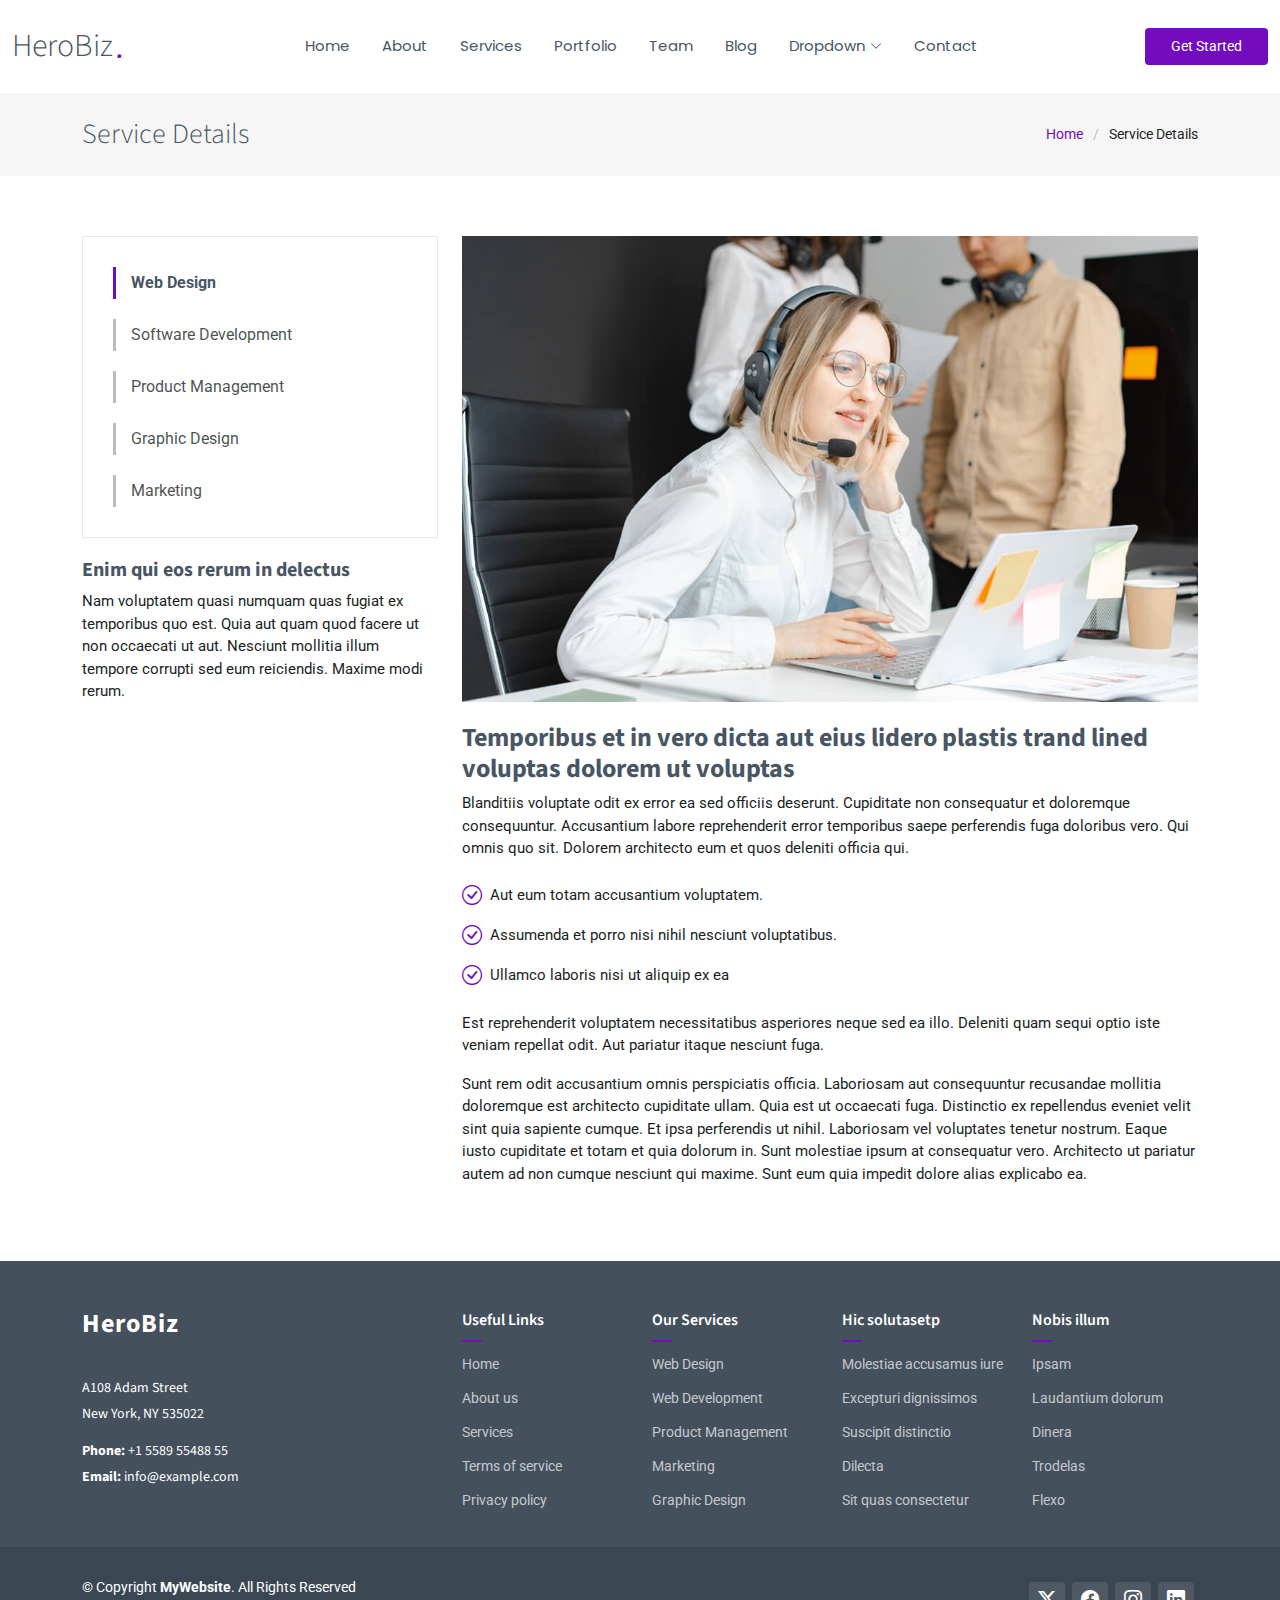
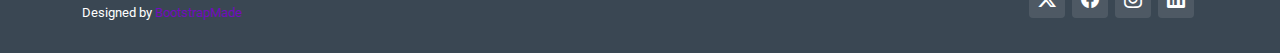
<file: service-details.html>
<!DOCTYPE html>
<html lang="en">

<head>
  <meta charset="utf-8">
  <meta content="width=device-width, initial-scale=1.0" name="viewport">
  <title>Service Details - HeroBiz Bootstrap Template</title>
  <meta name="description" content="">
  <meta name="keywords" content="">

  <!-- Favicons -->
  <link href="assets/img/favicon.png" rel="icon">
  <link href="assets/img/apple-touch-icon.png" rel="apple-touch-icon">

  <!-- Fonts -->
  <link href="https://fonts.googleapis.com" rel="preconnect">
  <link href="https://fonts.gstatic.com" rel="preconnect" crossorigin>
  <link href="https://fonts.googleapis.com/css2?family=Roboto:ital,wght@0,100;0,300;0,400;0,500;0,700;0,900;1,100;1,300;1,400;1,500;1,700;1,900&family=Poppins:ital,wght@0,100;0,200;0,300;0,400;0,500;0,600;0,700;0,800;0,900;1,100;1,200;1,300;1,400;1,500;1,600;1,700;1,800;1,900&family=Source+Sans+Pro:ital,wght@0,200;0,300;0,400;0,600;0,700;0,900;1,200;1,300;1,400;1,600;1,700;1,900&display=swap" rel="stylesheet">

  <!-- Vendor CSS Files -->
  <link href="assets/vendor/bootstrap/css/bootstrap.min.css" rel="stylesheet">
  <link href="assets/vendor/bootstrap-icons/bootstrap-icons.css" rel="stylesheet">
  <link href="assets/vendor/aos/aos.css" rel="stylesheet">
  <link href="assets/vendor/glightbox/css/glightbox.min.css" rel="stylesheet">
  <link href="assets/vendor/swiper/swiper-bundle.min.css" rel="stylesheet">

  <!-- Main CSS File -->
  <link href="assets/css/main.css" rel="stylesheet">


</head>

<body class="service-details-page">

  <header id="header" class="header d-flex align-items-center sticky-top">
    <div class="container-fluid position-relative d-flex align-items-center justify-content-between">

      <a href="index.html" class="logo d-flex align-items-center me-auto me-xl-0">
        <!-- Uncomment the line below if you also wish to use an image logo -->
        <!-- <img src="assets/img/logo.png" alt=""> -->
        <h1 class="sitename">HeroBiz</h1>
        <span>.</span>
      </a>

      <nav id="navmenu" class="navmenu">
        <ul>
          <li><a href="#hero">Home<br></a></li>
          <li><a href="#about">About</a></li>
          <li><a href="#services">Services</a></li>
          <li><a href="#portfolio">Portfolio</a></li>
          <li><a href="#team">Team</a></li>
          <li><a href="blog.html">Blog</a></li>
          <li class="dropdown"><a href="#"><span>Dropdown</span> <i class="bi bi-chevron-down toggle-dropdown"></i></a>
            <ul>
              <li><a href="#">Dropdown 1</a></li>
              <li class="dropdown"><a href="#"><span>Deep Dropdown</span> <i class="bi bi-chevron-down toggle-dropdown"></i></a>
                <ul>
                  <li><a href="#">Deep Dropdown 1</a></li>
                  <li><a href="#">Deep Dropdown 2</a></li>
                  <li><a href="#">Deep Dropdown 3</a></li>
                  <li><a href="#">Deep Dropdown 4</a></li>
                  <li><a href="#">Deep Dropdown 5</a></li>
                </ul>
              </li>
              <li><a href="#">Dropdown 2</a></li>
              <li><a href="#">Dropdown 3</a></li>
              <li><a href="#">Dropdown 4</a></li>
            </ul>
          </li>
          <li><a href="#contact">Contact</a></li>
        </ul>
        <i class="mobile-nav-toggle d-xl-none bi bi-list"></i>
      </nav>

      <a class="btn-getstarted" href="index.html#about">Get Started</a>

    </div>
  </header>

  <main class="main">

    <!-- Page Title -->
    <div class="page-title">
      <div class="container d-lg-flex justify-content-between align-items-center">
        <h1 class="mb-2 mb-lg-0">Service Details</h1>
        <nav class="breadcrumbs">
          <ol>
            <li><a href="index.html">Home</a></li>
            <li class="current">Service Details</li>
          </ol>
        </nav>
      </div>
    </div><!-- End Page Title -->

    <!-- Service Details Section -->
    <section id="service-details" class="service-details section">

      <div class="container">

        <div class="row gy-4">

          <div class="col-lg-4" data-aos="fade-up" data-aos-delay="100">
            <div class="services-list">
              <a href="#" class="active">Web Design</a>
              <a href="#">Software Development</a>
              <a href="#">Product Management</a>
              <a href="#">Graphic Design</a>
              <a href="#">Marketing</a>
            </div>

            <h4>Enim qui eos rerum in delectus</h4>
            <p>Nam voluptatem quasi numquam quas fugiat ex temporibus quo est. Quia aut quam quod facere ut non occaecati ut aut. Nesciunt mollitia illum tempore corrupti sed eum reiciendis. Maxime modi rerum.</p>
          </div>

          <div class="col-lg-8" data-aos="fade-up" data-aos-delay="200">
            <img src="assets/img/services.jpg" alt="" class="img-fluid services-img">
            <h3>Temporibus et in vero dicta aut eius lidero plastis trand lined voluptas dolorem ut voluptas</h3>
            <p>
              Blanditiis voluptate odit ex error ea sed officiis deserunt. Cupiditate non consequatur et doloremque consequuntur. Accusantium labore reprehenderit error temporibus saepe perferendis fuga doloribus vero. Qui omnis quo sit. Dolorem architecto eum et quos deleniti officia qui.
            </p>
            <ul>
              <li><i class="bi bi-check-circle"></i> <span>Aut eum totam accusantium voluptatem.</span></li>
              <li><i class="bi bi-check-circle"></i> <span>Assumenda et porro nisi nihil nesciunt voluptatibus.</span></li>
              <li><i class="bi bi-check-circle"></i> <span>Ullamco laboris nisi ut aliquip ex ea</span></li>
            </ul>
            <p>
              Est reprehenderit voluptatem necessitatibus asperiores neque sed ea illo. Deleniti quam sequi optio iste veniam repellat odit. Aut pariatur itaque nesciunt fuga.
            </p>
            <p>
              Sunt rem odit accusantium omnis perspiciatis officia. Laboriosam aut consequuntur recusandae mollitia doloremque est architecto cupiditate ullam. Quia est ut occaecati fuga. Distinctio ex repellendus eveniet velit sint quia sapiente cumque. Et ipsa perferendis ut nihil. Laboriosam vel voluptates tenetur nostrum. Eaque iusto cupiditate et totam et quia dolorum in. Sunt molestiae ipsum at consequatur vero. Architecto ut pariatur autem ad non cumque nesciunt qui maxime. Sunt eum quia impedit dolore alias explicabo ea.
            </p>
          </div>

        </div>

      </div>

    </section><!-- /Service Details Section -->

  </main>

  <footer id="footer" class="footer dark-background">

    <div class="footer-top">
      <div class="container">
        <div class="row gy-4">
          <div class="col-lg-4 col-md-6 footer-about">
            <a href="index.html" class="logo d-flex align-items-center">
              <span class="sitename">HeroBiz</span>
            </a>
            <div class="footer-contact pt-3">
              <p>A108 Adam Street</p>
              <p>New York, NY 535022</p>
              <p class="mt-3"><strong>Phone:</strong> <span>+1 5589 55488 55</span></p>
              <p><strong>Email:</strong> <span>info@example.com</span></p>
            </div>
          </div>

          <div class="col-lg-2 col-md-3 footer-links">
            <h4>Useful Links</h4>
            <ul>
              <li><a href="#">Home</a></li>
              <li><a href="#">About us</a></li>
              <li><a href="#">Services</a></li>
              <li><a href="#">Terms of service</a></li>
              <li><a href="#">Privacy policy</a></li>
            </ul>
          </div>

          <div class="col-lg-2 col-md-3 footer-links">
            <h4>Our Services</h4>
            <ul>
              <li><a href="#">Web Design</a></li>
              <li><a href="#">Web Development</a></li>
              <li><a href="#">Product Management</a></li>
              <li><a href="#">Marketing</a></li>
              <li><a href="#">Graphic Design</a></li>
            </ul>
          </div>

          <div class="col-lg-2 col-md-3 footer-links">
            <h4>Hic solutasetp</h4>
            <ul>
              <li><a href="#">Molestiae accusamus iure</a></li>
              <li><a href="#">Excepturi dignissimos</a></li>
              <li><a href="#">Suscipit distinctio</a></li>
              <li><a href="#">Dilecta</a></li>
              <li><a href="#">Sit quas consectetur</a></li>
            </ul>
          </div>

          <div class="col-lg-2 col-md-3 footer-links">
            <h4>Nobis illum</h4>
            <ul>
              <li><a href="#">Ipsam</a></li>
              <li><a href="#">Laudantium dolorum</a></li>
              <li><a href="#">Dinera</a></li>
              <li><a href="#">Trodelas</a></li>
              <li><a href="#">Flexo</a></li>
            </ul>
          </div>

        </div>
      </div>
    </div>

    <div class="copyright text-center">
      <div class="container d-flex flex-column flex-lg-row justify-content-center justify-content-lg-between align-items-center">

        <div class="d-flex flex-column align-items-center align-items-lg-start">
          <div>
            © Copyright <strong><span>MyWebsite</span></strong>. All Rights Reserved
          </div>
          <div class="credits">
            Designed by <a href="https://bootstrapmade.com/">BootstrapMade</a>
          </div>
        </div>

        <div class="social-links order-first order-lg-last mb-3 mb-lg-0">
          <a href=""><i class="bi bi-twitter-x"></i></a>
          <a href=""><i class="bi bi-facebook"></i></a>
          <a href=""><i class="bi bi-instagram"></i></a>
          <a href=""><i class="bi bi-linkedin"></i></a>
        </div>

      </div>
    </div>

  </footer>

  <!-- Scroll Top -->
  <a href="#" id="scroll-top" class="scroll-top d-flex align-items-center justify-content-center"><i class="bi bi-arrow-up-short"></i></a>

  <!-- Preloader -->
  <div id="preloader"></div>

  <!-- Vendor JS Files -->
  <script src="assets/vendor/bootstrap/js/bootstrap.bundle.min.js"></script>
  <script src="assets/vendor/php-email-form/validate.js"></script>
  <script src="assets/vendor/aos/aos.js"></script>
  <script src="assets/vendor/glightbox/js/glightbox.min.js"></script>
  <script src="assets/vendor/swiper/swiper-bundle.min.js"></script>
  <script src="assets/vendor/imagesloaded/imagesloaded.pkgd.min.js"></script>
  <script src="assets/vendor/isotope-layout/isotope.pkgd.min.js"></script>

  <!-- Main JS File -->
  <script src="assets/js/main.js"></script>

</body>

</html>
</file>
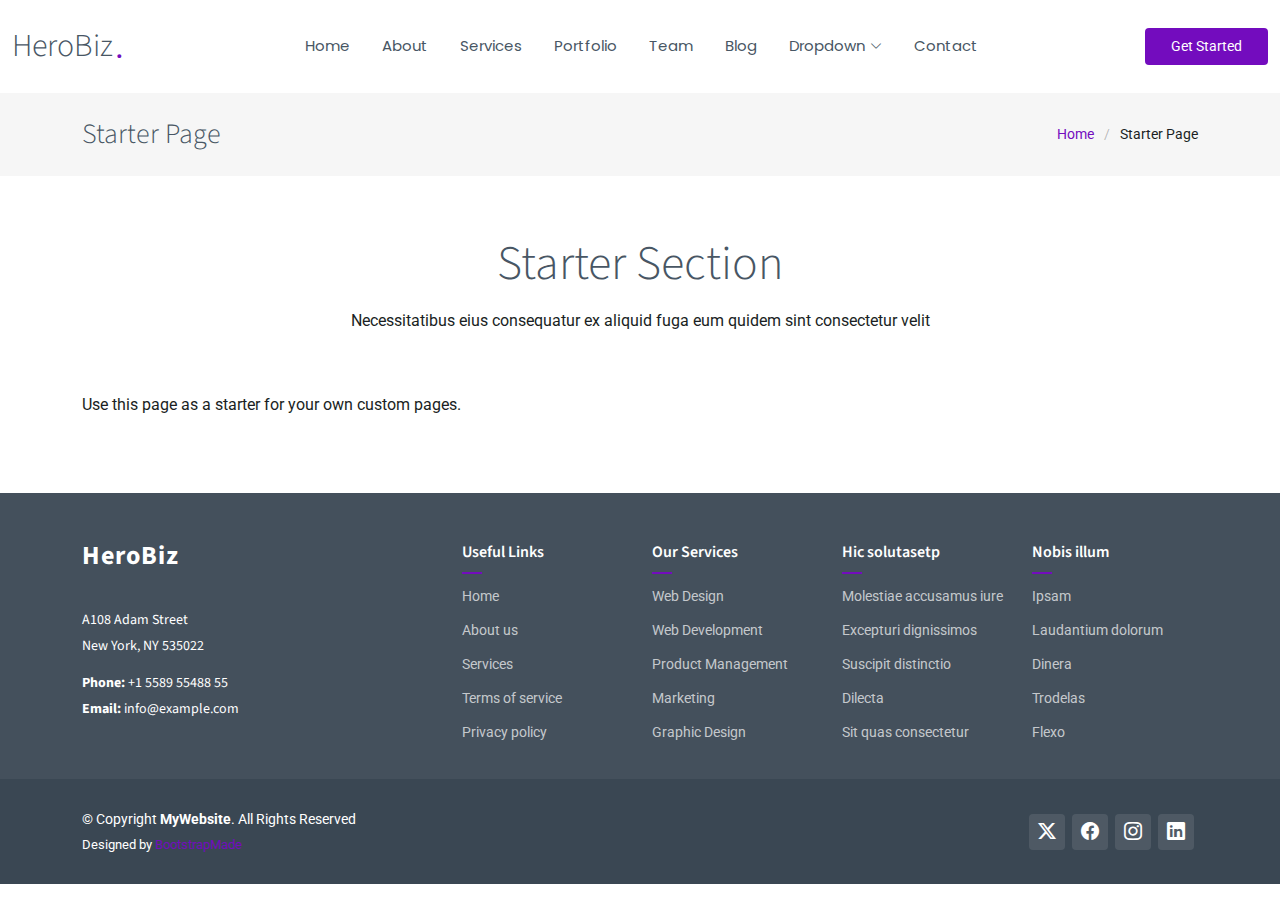
<file: starter-page.html>
<!DOCTYPE html>
<html lang="en">

<head>
  <meta charset="utf-8">
  <meta content="width=device-width, initial-scale=1.0" name="viewport">
  <title>Starter Page - HeroBiz Bootstrap Template</title>
  <meta name="description" content="">
  <meta name="keywords" content="">

  <!-- Favicons -->
  <link href="assets/img/favicon.png" rel="icon">
  <link href="assets/img/apple-touch-icon.png" rel="apple-touch-icon">

  <!-- Fonts -->
  <link href="https://fonts.googleapis.com" rel="preconnect">
  <link href="https://fonts.gstatic.com" rel="preconnect" crossorigin>
  <link href="https://fonts.googleapis.com/css2?family=Roboto:ital,wght@0,100;0,300;0,400;0,500;0,700;0,900;1,100;1,300;1,400;1,500;1,700;1,900&family=Poppins:ital,wght@0,100;0,200;0,300;0,400;0,500;0,600;0,700;0,800;0,900;1,100;1,200;1,300;1,400;1,500;1,600;1,700;1,800;1,900&family=Source+Sans+Pro:ital,wght@0,200;0,300;0,400;0,600;0,700;0,900;1,200;1,300;1,400;1,600;1,700;1,900&display=swap" rel="stylesheet">

  <!-- Vendor CSS Files -->
  <link href="assets/vendor/bootstrap/css/bootstrap.min.css" rel="stylesheet">
  <link href="assets/vendor/bootstrap-icons/bootstrap-icons.css" rel="stylesheet">
  <link href="assets/vendor/aos/aos.css" rel="stylesheet">
  <link href="assets/vendor/glightbox/css/glightbox.min.css" rel="stylesheet">
  <link href="assets/vendor/swiper/swiper-bundle.min.css" rel="stylesheet">

  <!-- Main CSS File -->
  <link href="assets/css/main.css" rel="stylesheet">

  
</head>

<body class="starter-page-page">

  <header id="header" class="header d-flex align-items-center sticky-top">
    <div class="container-fluid position-relative d-flex align-items-center justify-content-between">

      <a href="index.html" class="logo d-flex align-items-center me-auto me-xl-0">
        <!-- Uncomment the line below if you also wish to use an image logo -->
        <!-- <img src="assets/img/logo.png" alt=""> -->
        <h1 class="sitename">HeroBiz</h1>
        <span>.</span>
      </a>

      <nav id="navmenu" class="navmenu">
        <ul>
          <li><a href="#hero">Home<br></a></li>
          <li><a href="#about">About</a></li>
          <li><a href="#services">Services</a></li>
          <li><a href="#portfolio">Portfolio</a></li>
          <li><a href="#team">Team</a></li>
          <li><a href="blog.html">Blog</a></li>
          <li class="dropdown"><a href="#"><span>Dropdown</span> <i class="bi bi-chevron-down toggle-dropdown"></i></a>
            <ul>
              <li><a href="#">Dropdown 1</a></li>
              <li class="dropdown"><a href="#"><span>Deep Dropdown</span> <i class="bi bi-chevron-down toggle-dropdown"></i></a>
                <ul>
                  <li><a href="#">Deep Dropdown 1</a></li>
                  <li><a href="#">Deep Dropdown 2</a></li>
                  <li><a href="#">Deep Dropdown 3</a></li>
                  <li><a href="#">Deep Dropdown 4</a></li>
                  <li><a href="#">Deep Dropdown 5</a></li>
                </ul>
              </li>
              <li><a href="#">Dropdown 2</a></li>
              <li><a href="#">Dropdown 3</a></li>
              <li><a href="#">Dropdown 4</a></li>
            </ul>
          </li>
          <li><a href="#contact">Contact</a></li>
        </ul>
        <i class="mobile-nav-toggle d-xl-none bi bi-list"></i>
      </nav>

      <a class="btn-getstarted" href="index.html#about">Get Started</a>

    </div>
  </header>

  <main class="main">

    <!-- Page Title -->
    <div class="page-title">
      <div class="container d-lg-flex justify-content-between align-items-center">
        <h1 class="mb-2 mb-lg-0">Starter Page</h1>
        <nav class="breadcrumbs">
          <ol>
            <li><a href="index.html">Home</a></li>
            <li class="current">Starter Page</li>
          </ol>
        </nav>
      </div>
    </div><!-- End Page Title -->

    <!-- Starter Section Section -->
    <section id="starter-section" class="starter-section section">

      <!-- Section Title -->
      <div class="container section-title" data-aos="fade-up">
        <h2>Starter Section</h2>
        <p>Necessitatibus eius consequatur ex aliquid fuga eum quidem sint consectetur velit</p>
      </div><!-- End Section Title -->

      <div class="container" data-aos="fade-up">
        <p>Use this page as a starter for your own custom pages.</p>
      </div>

    </section><!-- /Starter Section Section -->

  </main>

  <footer id="footer" class="footer dark-background">

    <div class="footer-top">
      <div class="container">
        <div class="row gy-4">
          <div class="col-lg-4 col-md-6 footer-about">
            <a href="index.html" class="logo d-flex align-items-center">
              <span class="sitename">HeroBiz</span>
            </a>
            <div class="footer-contact pt-3">
              <p>A108 Adam Street</p>
              <p>New York, NY 535022</p>
              <p class="mt-3"><strong>Phone:</strong> <span>+1 5589 55488 55</span></p>
              <p><strong>Email:</strong> <span>info@example.com</span></p>
            </div>
          </div>

          <div class="col-lg-2 col-md-3 footer-links">
            <h4>Useful Links</h4>
            <ul>
              <li><a href="#">Home</a></li>
              <li><a href="#">About us</a></li>
              <li><a href="#">Services</a></li>
              <li><a href="#">Terms of service</a></li>
              <li><a href="#">Privacy policy</a></li>
            </ul>
          </div>

          <div class="col-lg-2 col-md-3 footer-links">
            <h4>Our Services</h4>
            <ul>
              <li><a href="#">Web Design</a></li>
              <li><a href="#">Web Development</a></li>
              <li><a href="#">Product Management</a></li>
              <li><a href="#">Marketing</a></li>
              <li><a href="#">Graphic Design</a></li>
            </ul>
          </div>

          <div class="col-lg-2 col-md-3 footer-links">
            <h4>Hic solutasetp</h4>
            <ul>
              <li><a href="#">Molestiae accusamus iure</a></li>
              <li><a href="#">Excepturi dignissimos</a></li>
              <li><a href="#">Suscipit distinctio</a></li>
              <li><a href="#">Dilecta</a></li>
              <li><a href="#">Sit quas consectetur</a></li>
            </ul>
          </div>

          <div class="col-lg-2 col-md-3 footer-links">
            <h4>Nobis illum</h4>
            <ul>
              <li><a href="#">Ipsam</a></li>
              <li><a href="#">Laudantium dolorum</a></li>
              <li><a href="#">Dinera</a></li>
              <li><a href="#">Trodelas</a></li>
              <li><a href="#">Flexo</a></li>
            </ul>
          </div>

        </div>
      </div>
    </div>

    <div class="copyright text-center">
      <div class="container d-flex flex-column flex-lg-row justify-content-center justify-content-lg-between align-items-center">

        <div class="d-flex flex-column align-items-center align-items-lg-start">
          <div>
            © Copyright <strong><span>MyWebsite</span></strong>. All Rights Reserved
          </div>
          <div class="credits">
            Designed by <a href="https://bootstrapmade.com/">BootstrapMade</a>
          </div>
        </div>

        <div class="social-links order-first order-lg-last mb-3 mb-lg-0">
          <a href=""><i class="bi bi-twitter-x"></i></a>
          <a href=""><i class="bi bi-facebook"></i></a>
          <a href=""><i class="bi bi-instagram"></i></a>
          <a href=""><i class="bi bi-linkedin"></i></a>
        </div>

      </div>
    </div>

  </footer>

  <!-- Scroll Top -->
  <a href="#" id="scroll-top" class="scroll-top d-flex align-items-center justify-content-center"><i class="bi bi-arrow-up-short"></i></a>

  <!-- Preloader -->
  <div id="preloader"></div>

  <!-- Vendor JS Files -->
  <script src="assets/vendor/bootstrap/js/bootstrap.bundle.min.js"></script>
  <script src="assets/vendor/php-email-form/validate.js"></script>
  <script src="assets/vendor/aos/aos.js"></script>
  <script src="assets/vendor/glightbox/js/glightbox.min.js"></script>
  <script src="assets/vendor/swiper/swiper-bundle.min.js"></script>
  <script src="assets/vendor/imagesloaded/imagesloaded.pkgd.min.js"></script>
  <script src="assets/vendor/isotope-layout/isotope.pkgd.min.js"></script>

  <!-- Main JS File -->
  <script src="assets/js/main.js"></script>

</body>

</html>
</file>
<file: assets/css/main.css>
/* Fonts */
:root {
  --default-font: "Roboto",  system-ui, -apple-system, "Segoe UI", Roboto, "Helvetica Neue", Arial, "Noto Sans", "Liberation Sans", sans-serif, "Apple Color Emoji", "Segoe UI Emoji", "Segoe UI Symbol", "Noto Color Emoji";
  --heading-font: "Source Sans Pro",  sans-serif;
  --nav-font: "Poppins",  sans-serif;
}

/* Global Colors - The following color variables are used throughout the website. Updating them here will change the color scheme of the entire website */
:root { 
  --background-color: #ffffff; /* Background color for the entire website, including individual sections */
  --default-color: #1a1f24; /* Default color used for the majority of the text content across the entire website */
  --heading-color: #485664; /* Color for headings, subheadings and title throughout the website */
  --accent-color: #730cbe; /* Accent color that represents your brand on the website. It's used for buttons, links, and other elements that need to stand out */
  --surface-color: #ffffff; /* The surface color is used as a background of boxed elements within sections, such as cards, icon boxes, or other elements that require a visual separation from the global background. */
  --contrast-color: #ffffff; /* Contrast color for text, ensuring readability against backgrounds of accent, heading, or default colors. */
}

/* Nav Menu Colors - The following color variables are used specifically for the navigation menu. They are separate from the global colors to allow for more customization options */
:root {
  --nav-color: #485664;  /* The default color of the main navmenu links */
  --nav-hover-color: #730cbe; /* Applied to main navmenu links when they are hovered over or active */
  --nav-mobile-background-color: #ffffff; /* Used as the background color for mobile navigation menu */
  --nav-dropdown-background-color: #ffffff; /* Used as the background color for dropdown items that appear when hovering over primary navigation items */
  --nav-dropdown-color: #485664; /* Used for navigation links of the dropdown items in the navigation menu. */
  --nav-dropdown-hover-color: #730cbe; /* Similar to --nav-hover-color, this color is applied to dropdown navigation links when they are hovered over. */
}

/* Color Presets - These classes override global colors when applied to any section or element, providing reuse of the sam color scheme. */

.light-background {
  --background-color: #eef0f2;
  --surface-color: #ffffff;
}

.dark-background {
  --background-color: #3a4753;
  --default-color: #ffffff;
  --heading-color: #ffffff;
  --surface-color: #4f6171;
  --contrast-color: #ffffff;
}

/* Smooth scroll */
:root {
  scroll-behavior: smooth;
}

/*--------------------------------------------------------------
# General Styling & Shared Classes
--------------------------------------------------------------*/
body {
  color: var(--default-color);
  background-color: var(--background-color);
  font-family: var(--default-font);
}

a {
  color: var(--accent-color);
  text-decoration: none;
  transition: 0.3s;
}

a:hover {
  color: color-mix(in srgb, var(--accent-color), transparent 25%);
  text-decoration: none;
}

h1,
h2,
h3,
h4,
h5,
h6 {
  color: var(--heading-color);
  font-family: var(--heading-font);
}

/* Pulsating Play Button
------------------------------*/
.pulsating-play-btn {
  width: 94px;
  height: 94px;
  background: radial-gradient(var(--accent-color) 50%, color-mix(in srgb, var(--accent-color), transparent 75%) 52%);
  border-radius: 50%;
  display: block;
  position: relative;
  overflow: hidden;
}

.pulsating-play-btn:before {
  content: "";
  position: absolute;
  width: 120px;
  height: 120px;
  animation-delay: 0s;
  animation: pulsate-play-btn 2s;
  animation-direction: forwards;
  animation-iteration-count: infinite;
  animation-timing-function: steps;
  opacity: 1;
  border-radius: 50%;
  border: 5px solid color-mix(in srgb, var(--accent-color), transparent 30%);
  top: -15%;
  left: -15%;
  background: rgba(198, 16, 0, 0);
}

.pulsating-play-btn:after {
  content: "";
  position: absolute;
  left: 50%;
  top: 50%;
  transform: translateX(-40%) translateY(-50%);
  width: 0;
  height: 0;
  border-top: 10px solid transparent;
  border-bottom: 10px solid transparent;
  border-left: 15px solid #fff;
  z-index: 100;
  transition: all 400ms cubic-bezier(0.55, 0.055, 0.675, 0.19);
}

.pulsating-play-btn:hover:before {
  content: "";
  position: absolute;
  left: 50%;
  top: 50%;
  transform: translateX(-40%) translateY(-50%);
  width: 0;
  height: 0;
  border: none;
  border-top: 10px solid transparent;
  border-bottom: 10px solid transparent;
  border-left: 15px solid #fff;
  z-index: 200;
  animation: none;
  border-radius: 0;
}

.pulsating-play-btn:hover:after {
  border-left: 15px solid var(--accent-color);
  transform: scale(20);
}

@keyframes pulsate-play-btn {
  0% {
    transform: scale(0.6, 0.6);
    opacity: 1;
  }

  100% {
    transform: scale(1, 1);
    opacity: 0;
  }
}

/* PHP Email Form Messages
------------------------------*/
.php-email-form .error-message {
  display: none;
  background: #df1529;
  color: #ffffff;
  text-align: left;
  padding: 15px;
  margin-bottom: 24px;
  font-weight: 600;
}

.php-email-form .sent-message {
  display: none;
  color: #ffffff;
  background: #059652;
  text-align: center;
  padding: 15px;
  margin-bottom: 24px;
  font-weight: 600;
}

.php-email-form .loading {
  display: none;
  background: var(--surface-color);
  text-align: center;
  padding: 15px;
  margin-bottom: 24px;
}

.php-email-form .loading:before {
  content: "";
  display: inline-block;
  border-radius: 50%;
  width: 24px;
  height: 24px;
  margin: 0 10px -6px 0;
  border: 3px solid var(--accent-color);
  border-top-color: var(--surface-color);
  animation: php-email-form-loading 1s linear infinite;
}

@keyframes php-email-form-loading {
  0% {
    transform: rotate(0deg);
  }

  100% {
    transform: rotate(360deg);
  }
}

/*--------------------------------------------------------------
# Global Header
--------------------------------------------------------------*/
.header {
  color: var(--default-color);
  background-color: var(--background-color);
  padding: 20px 0;
  transition: all 0.5s;
  z-index: 997;
}

.header .logo {
  line-height: 1;
}

.header .logo img {
  max-height: auto;
  margin-right: 8px;
  width: 180px;
}

.header .logo h1 {
  font-size: 32px;
  font-weight: 300;
  margin: 0;
  color: var(--heading-color);
}

.header .logo span {
  color: var(--accent-color);
  font-weight: 400;
  font-size: 34px;
  margin-left: 2px;
}

.header .btn-getstarted,
.header .btn-getstarted:focus {
  color: var(--contrast-color);
  background: var(--accent-color);
  font-size: 14px;
  padding: 8px 26px;
  margin: 0;
  border-radius: 4px;
  transition: 0.3s;
}

.header .btn-getstarted:hover,
.header .btn-getstarted:focus:hover {
  color: var(--contrast-color);
  background: color-mix(in srgb, var(--accent-color), transparent 15%);
}

@media (max-width: 1200px) {
  .header .logo {
    order: 1;
  }

  .header .btn-getstarted {
    order: 2;
    margin: 0 15px 0 0;
    padding: 6px 20px;
  }

  .header .navmenu {
    order: 3;
  }
}

.scrolled .header {
  box-shadow: 0px 0 18px rgba(0, 0, 0, 0.1);
}

/*--------------------------------------------------------------
# Navigation Menu
--------------------------------------------------------------*/
/* Desktop Navigation */
@media (min-width: 1200px) {
  .navmenu {
    padding: 0;
  }

  .navmenu ul {
    margin: 0;
    padding: 0;
    display: flex;
    list-style: none;
    align-items: center;
  }

  .navmenu li {
    position: relative;
  }

  .navmenu>ul>li {
    white-space: nowrap;
    padding: 15px 14px;
  }

  .navmenu>ul>li:last-child {
    padding-right: 0;
  }

  .navmenu a,
  .navmenu a:focus {
    color: var(--nav-color);
    font-size: 15px;
    padding: 0 2px;
    font-family: var(--nav-font);
    font-weight: 400;
    display: flex;
    align-items: center;
    justify-content: space-between;
    white-space: nowrap;
    transition: 0.3s;
    position: relative;
  }

  .navmenu a i,
  .navmenu a:focus i {
    font-size: 12px;
    line-height: 0;
    margin-left: 5px;
    transition: 0.3s;
  }

  .navmenu>ul>li>a:before {
    content: "";
    position: absolute;
    width: 100%;
    height: 2px;
    bottom: -6px;
    left: 0;
    background-color: var(--nav-hover-color);
    visibility: hidden;
    width: 0px;
    transition: all 0.3s ease-in-out 0s;
  }

  .navmenu a:hover:before,
  .navmenu li:hover>a:before,
  .navmenu .active:before {
    visibility: visible;
    width: 100%;
  }

  .navmenu li:hover>a,
  .navmenu .active,
  .navmenu .active:focus {
    color: var(--nav-hover-color);
  }

  .navmenu .dropdown ul {
    margin: 0;
    padding: 10px 0;
    background: var(--nav-dropdown-background-color);
    display: block;
    position: absolute;
    visibility: hidden;
    left: 14px;
    top: 130%;
    opacity: 0;
    transition: 0.3s;
    border-radius: 4px;
    z-index: 99;
    box-shadow: 0px 0px 30px rgba(0, 0, 0, 0.1);
  }

  .navmenu .dropdown ul li {
    min-width: 200px;
  }

  .navmenu .dropdown ul a {
    padding: 10px 20px;
    font-size: 15px;
    text-transform: none;
    color: var(--nav-dropdown-color);
  }

  .navmenu .dropdown ul a i {
    font-size: 12px;
  }

  .navmenu .dropdown ul a:hover,
  .navmenu .dropdown ul .active:hover,
  .navmenu .dropdown ul li:hover>a {
    color: var(--nav-dropdown-hover-color);
  }

  .navmenu .dropdown:hover>ul {
    opacity: 1;
    top: 100%;
    visibility: visible;
  }

  .navmenu .dropdown .dropdown ul {
    top: 0;
    left: -90%;
    visibility: hidden;
  }

  .navmenu .dropdown .dropdown:hover>ul {
    opacity: 1;
    top: 0;
    left: -100%;
    visibility: visible;
  }
}

/* Mobile Navigation */
@media (max-width: 1199px) {
  .mobile-nav-toggle {
    color: var(--nav-color);
    font-size: 28px;
    line-height: 0;
    margin-right: 10px;
    cursor: pointer;
    transition: color 0.3s;
  }

  .navmenu {
    padding: 0;
    z-index: 9997;
  }

  .navmenu ul {
    display: none;
    list-style: none;
    position: absolute;
    inset: 60px 20px 20px 20px;
    padding: 10px 0;
    margin: 0;
    border-radius: 6px;
    background-color: var(--nav-mobile-background-color);
    border: 1px solid color-mix(in srgb, var(--default-color), transparent 90%);
    box-shadow: none;
    overflow-y: auto;
    transition: 0.3s;
    z-index: 9998;
  }

  .navmenu a,
  .navmenu a:focus {
    color: var(--nav-dropdown-color);
    padding: 10px 20px;
    font-family: var(--nav-font);
    font-size: 17px;
    font-weight: 500;
    display: flex;
    align-items: center;
    justify-content: space-between;
    white-space: nowrap;
    transition: 0.3s;
  }

  .navmenu a i,
  .navmenu a:focus i {
    font-size: 12px;
    line-height: 0;
    margin-left: 5px;
    width: 30px;
    height: 30px;
    display: flex;
    align-items: center;
    justify-content: center;
    border-radius: 50%;
    transition: 0.3s;
    background-color: color-mix(in srgb, var(--accent-color), transparent 90%);
  }

  .navmenu a i:hover,
  .navmenu a:focus i:hover {
    background-color: var(--accent-color);
    color: var(--contrast-color);
  }

  .navmenu a:hover,
  .navmenu .active,
  .navmenu .active:focus {
    color: var(--nav-dropdown-hover-color);
  }

  .navmenu .active i,
  .navmenu .active:focus i {
    background-color: var(--accent-color);
    color: var(--contrast-color);
    transform: rotate(180deg);
  }

  .navmenu .dropdown ul {
    position: static;
    display: none;
    z-index: 99;
    padding: 10px 0;
    margin: 10px 20px;
    background-color: var(--nav-dropdown-background-color);
    transition: all 0.5s ease-in-out;
  }

  .navmenu .dropdown ul ul {
    background-color: rgba(33, 37, 41, 0.1);
  }

  .navmenu .dropdown>.dropdown-active {
    display: block;
    background-color: rgba(33, 37, 41, 0.03);
  }

  .mobile-nav-active {
    overflow: hidden;
  }

  .mobile-nav-active .mobile-nav-toggle {
    color: #fff;
    position: absolute;
    font-size: 32px;
    top: 15px;
    right: 15px;
    margin-right: 0;
    z-index: 9999;
  }

  .mobile-nav-active .navmenu {
    position: fixed;
    overflow: hidden;
    inset: 0;
    background: rgba(33, 37, 41, 0.8);
    transition: 0.3s;
  }

  .mobile-nav-active .navmenu>ul {
    display: block;
  }
}

/*--------------------------------------------------------------
# Global Footer
--------------------------------------------------------------*/
.footer {
  color: var(--default-color);
  background-color: var(--background-color);
  font-size: 14px;
  position: relative;
}

.footer .footer-top {
  background-color: color-mix(in srgb, var(--background-color), white 5%);
  padding-top: 50px;
}

.footer .footer-about .logo {
  line-height: 1;
  margin-bottom: 25px;
}

.footer .footer-about .logo img {
  max-height: 40px;
  margin-right: 6px;
}

.footer .footer-about .logo span {
  color: var(--heading-color);
  font-family: var(--heading-font);
  font-size: 26px;
  font-weight: 700;
  letter-spacing: 1px;
}

.footer .footer-about p {
  font-size: 14px;
  font-family: var(--heading-font);
}

.footer h4 {
  font-size: 16px;
  font-weight: 600;
  position: relative;
  padding-bottom: 12px;
  margin-bottom: 15px;
}

.footer h4::after {
  content: "";
  position: absolute;
  display: block;
  width: 20px;
  height: 2px;
  background: var(--accent-color);
  bottom: 0;
  left: 0;
}

.footer .footer-links {
  margin-bottom: 30px;
}

.footer .footer-links ul {
  list-style: none;
  padding: 0;
  margin: 0;
}

.footer .footer-links ul i {
  padding-right: 2px;
  font-size: 12px;
  line-height: 0;
}

.footer .footer-links ul li {
  padding: 10px 0;
  display: flex;
  align-items: center;
}

.footer .footer-links ul li:first-child {
  padding-top: 0;
}

.footer .footer-links ul a {
  color: color-mix(in srgb, var(--default-color), transparent 30%);
  display: inline-block;
  line-height: 1;
}

.footer .footer-links ul a:hover {
  color: var(--accent-color);
}

.footer .footer-contact p {
  margin-bottom: 5px;
}

.footer .copyright {
  padding: 30px 0;
}

.footer .copyright p {
  margin-bottom: 0;
}

.footer .credits {
  margin-top: 5px;
  font-size: 13px;
}

.footer .social-links a {
  font-size: 18px;
  display: inline-block;
  background: color-mix(in srgb, var(--default-color), transparent 90%);
  color: var(--contrast-color);
  line-height: 1;
  padding: 8px 0;
  margin-right: 4px;
  border-radius: 4px;
  text-align: center;
  width: 36px;
  height: 36px;
  transition: 0.3s;
}

.footer .social-links a:hover {
  background: var(--accent-color);
  text-decoration: none;
}

/*--------------------------------------------------------------
# Preloader
--------------------------------------------------------------*/
#preloader {
  position: fixed;
  inset: 0;
  z-index: 9999;
  overflow: hidden;
  background-color: var(--background-color);
  transition: all 0.6s ease-out;
  width: 100%;
  height: 100vh;
}

#preloader:before,
#preloader:after {
  content: "";
  position: absolute;
  border: 4px solid var(--accent-color);
  border-radius: 50%;
  animation: animate-preloader 2s cubic-bezier(0, 0.2, 0.8, 1) infinite;
}

#preloader:after {
  animation-delay: -0.5s;
}

@keyframes animate-preloader {
  0% {
    width: 10px;
    height: 10px;
    top: calc(50% - 5px);
    left: calc(50% - 5px);
    opacity: 1;
  }

  100% {
    width: 72px;
    height: 72px;
    top: calc(50% - 36px);
    left: calc(50% - 36px);
    opacity: 0;
  }
}

/*--------------------------------------------------------------
# Scroll Top Button
--------------------------------------------------------------*/
.scroll-top {
  position: fixed;
  visibility: hidden;
  opacity: 0;
  right: 15px;
  bottom: 15px;
  z-index: 99999;
  background-color: var(--accent-color);
  width: 40px;
  height: 40px;
  border-radius: 4px;
  transition: all 0.4s;
}

.scroll-top i {
  font-size: 24px;
  color: var(--contrast-color);
  line-height: 0;
}

.scroll-top:hover {
  background-color: color-mix(in srgb, var(--accent-color), transparent 20%);
  color: var(--contrast-color);
}

.scroll-top.active {
  visibility: visible;
  opacity: 1;
}

/*--------------------------------------------------------------
# Disable aos animation delay on mobile devices
--------------------------------------------------------------*/
@media screen and (max-width: 768px) {
  [data-aos-delay] {
    transition-delay: 0 !important;
  }
}

/*--------------------------------------------------------------
# Global Page Titles & Breadcrumbs
--------------------------------------------------------------*/
.page-title {
  --background-color: color-mix(in srgb, var(--default-color), transparent 96%);
  color: var(--default-color);
  background-color: var(--background-color);
  padding: 25px 0;
  position: relative;
}

.page-title h1 {
  font-size: 28px;
  font-weight: 300;
}

.page-title .breadcrumbs ol {
  display: flex;
  flex-wrap: wrap;
  list-style: none;
  padding: 0;
  margin: 0;
  font-size: 14px;
}

.page-title .breadcrumbs ol li+li {
  padding-left: 10px;
}

.page-title .breadcrumbs ol li+li::before {
  content: "/";
  display: inline-block;
  padding-right: 10px;
  color: color-mix(in srgb, var(--default-color), transparent 70%);
}

/*--------------------------------------------------------------
# Global Sections
--------------------------------------------------------------*/
section,
.section {
  color: var(--default-color);
  background-color: var(--background-color);
  padding: 60px 0;
  scroll-margin-top: 100px;
  overflow: clip;
}

@media (max-width: 1199px) {

  section,
  .section {
    scroll-margin-top: 66px;
  }
}

/*--------------------------------------------------------------
# Global Section Titles
--------------------------------------------------------------*/
.section-title {
  text-align: center;
  padding-bottom: 60px;
  position: relative;
}

.section-title h2 {
  font-size: 48px;
  font-weight: 300;
  margin-bottom: 15px;
}

.section-title p {
  margin-bottom: 0;
}

/*--------------------------------------------------------------
# Hero Section
--------------------------------------------------------------*/
.hero {
  width: 100%;
  min-height: 50vh;
  position: relative;
  padding: 120px 0 60px 0;
  display: flex;
  align-items: center;
  background: url("../img/hero-bg.png") center center;
  background-size: cover;
}

.hero h1 {
  margin: 0 0 10px 0;
  font-size: 48px;
  font-weight: 300;
}

.hero h1 span {
  color: var(--accent-color);
}

.hero p {
  color: color-mix(in srgb, var(--default-color), transparent 30%);
  margin: 5px 0 30px 0;
  font-size: 20px;
  font-weight: 400;
}

.hero .btn-get-started {
  color: var(--contrast-color);
  background: var(--accent-color);
  font-family: var(--heading-font);
  font-weight: 400;
  font-size: 15px;
  letter-spacing: 1px;
  display: inline-block;
  padding: 10px 28px;
  border-radius: 4px;
  transition: 0.5s;
}

.hero .btn-get-started:hover {
  color: var(--contrast-color);
  background: color-mix(in srgb, var(--accent-color), transparent 15%);
}

.hero .btn-watch-video {
  font-size: 16px;
  transition: 0.5s;
  margin-left: 25px;
  color: var(--default-color);
  font-weight: 500;
}

.hero .btn-watch-video i {
  color: var(--accent-color);
  font-size: 32px;
  transition: 0.3s;
  line-height: 0;
  margin-right: 8px;
}

.hero .btn-watch-video:hover {
  color: var(--accent-color);
}

.hero .btn-watch-video:hover i {
  color: color-mix(in srgb, var(--accent-color), transparent 15%);
}

.hero .animated {
  margin-bottom: 60px;
  animation: up-down 2s ease-in-out infinite alternate-reverse both;
}

@media (min-width: 992px) {
  .hero .animated {
    max-width: 45%;
  }
}

@media (max-width: 991px) {
  .hero .animated {
    max-width: 60%;
  }
}

@media (max-width: 575px) {
  .hero .animated {
    max-width: 80%;
  }
}

@media (max-width: 640px) {
  .hero h1 {
    font-size: 28px;
    line-height: 36px;
  }

  .hero p {
    font-size: 18px;
    line-height: 24px;
    margin-bottom: 30px;
  }

  .hero .btn-get-started,
  .hero .btn-watch-video {
    font-size: 13px;
  }
}

@keyframes up-down {
  0% {
    transform: translateY(10px);
  }

  100% {
    transform: translateY(-10px);
  }
}

/*--------------------------------------------------------------
# Featured Services Section
--------------------------------------------------------------*/
.featured-services .service-item {
  padding: 50px 30px;
  transition: all ease-in-out 0.4s;
  height: 100%;
}

.featured-services .service-item .icon {
  margin-bottom: 10px;
}

.featured-services .service-item .icon i {
  color: var(--accent-color);
  font-size: 36px;
  transition: 0.3s;
}

.featured-services .service-item h4 {
  font-weight: 700;
  margin-bottom: 15px;
  font-size: 20px;
}

.featured-services .service-item h4 a {
  color: var(--heading-color);
  transition: ease-in-out 0.3s;
}

.featured-services .service-item p {
  line-height: 24px;
  font-size: 14px;
  margin-bottom: 0;
}

.featured-services .service-item:hover {
  transform: translateY(-10px);
  background-color: var(--surface-color);
  box-shadow: 0px 5px 90px 0px rgba(0, 0, 0, 0.1);
}

.featured-services .service-item:hover h4 a {
  color: var(--accent-color);
}

/*--------------------------------------------------------------
# About Section
--------------------------------------------------------------*/
.about .about-img {
  position: relative;
  margin: 60px 0 0 60px;
}

.about .about-img:before {
  position: absolute;
  inset: -60px 0 0 -60px;
  content: "";
  background: url("../img/about-bg.png") top left;
  background-repeat: no-repeat;
  z-index: 1;
}

.about .about-img img {
  position: relative;
  z-index: 2;
}

@media (max-width: 575px) {
  .about .about-img {
    margin: 30px 0 0 30px;
  }

  .about .about-img:before {
    inset: -30px 0 0 -30px;
  }
}

.about h3 {
  font-weight: 300;
  font-size: 32px;
  margin-bottom: 20px;
}

@media (max-width: 768px) {
  .about h3 {
    font-size: 28px;
  }
}

.about .nav-pills {
  border-bottom: 1px solid color-mix(in srgb, var(--default-color), transparent 85%);
}

.about .nav-pills li+li {
  margin-left: 40px;
}

.about .nav-link {
  background: none;
  font-size: 18px;
  font-weight: 400;
  color: var(--default-color);
  padding: 12px 0;
  margin-bottom: -2px;
  border-radius: 0;
}

.about .nav-link.active {
  color: var(--accent-color);
  background: none;
  border-bottom: 3px solid var(--accent-color);
}

@media (max-width: 575px) {
  .about .nav-link {
    font-size: 16px;
  }
}

.about .tab-content h4 {
  font-size: 18px;
  margin: 0;
  font-weight: 700;
  color: var(--default-color);
}

.about .tab-content i {
  font-size: 22px;
  line-height: 0;
  margin-right: 8px;
  color: var(--accent-color);
}

/*--------------------------------------------------------------
# Clients Section
--------------------------------------------------------------*/
.clients {
  padding: 20px 0;
}

.clients .client-logo {
  display: flex;
  justify-content: center;
  align-items: center;
  overflow: hidden;
}

.clients .client-logo img {
  padding: 20px 40px;
  max-width: 90%;
  transition: 0.3s;
  opacity: 0.5;
  filter: grayscale(100);
}

.clients .client-logo img:hover {
  filter: none;
  opacity: 1;
}

@media (max-width: 640px) {
  .clients .client-logo img {
    padding: 20px;
  }
}

/*--------------------------------------------------------------
# Call To Action Section
--------------------------------------------------------------*/
.call-to-action {
  padding: 0;
}

.call-to-action .container {
  padding: 80px;
  background: color-mix(in srgb, var(--default-color), transparent 96%);
  border-radius: 15px;
}

@media (max-width: 992px) {
  .call-to-action .container {
    padding: 60px;
  }
}

.call-to-action .content h3 {
  font-size: 48px;
  font-weight: 700;
}

.call-to-action .content h3 em {
  font-style: normal;
  position: relative;
  z-index: 1;
}

.call-to-action .content h3 em:after {
  content: "";
  position: absolute;
  left: 0;
  right: 0;
  bottom: 10px;
  height: 10px;
  background: color-mix(in srgb, var(--accent-color), transparent 30%);
  z-index: -1;
}

.call-to-action .content p {
  color: color-mix(in srgb, var(--default-color), transparent 20%);
  font-weight: 400;
  font-size: 18px;
}

.call-to-action .content .cta-btn {
  color: var(--contrast-color);
  font-weight: 500;
  font-size: 16px;
  display: inline-block;
  padding: 12px 40px;
  border-radius: 5px;
  transition: 0.5s;
  margin-top: 10px;
  background: var(--accent-color);
}

.call-to-action .content .cta-btn:hover {
  background: color-mix(in srgb, var(--accent-color) 90%, black 15%);
}

.call-to-action .img {
  position: relative;
}

.call-to-action .img:before {
  content: "";
  position: absolute;
  inset: 0;
  background: color-mix(in srgb, var(--contrast-color), transparent 20%);
  border-radius: 15px;
  transform: rotate(6deg);
  z-index: 2;
}

.call-to-action .img:after {
  content: "";
  position: absolute;
  inset: 0;
  background: color-mix(in srgb, var(--default-color), transparent 95%);
  border-radius: 15px;
  transform: rotate(12deg);
  z-index: 1;
}

.call-to-action .img img {
  position: relative;
  z-index: 3;
  border-radius: 15px;
  z-index: 3;
}

/*--------------------------------------------------------------
# Onfocus Section
--------------------------------------------------------------*/
.onfocus {
  padding: 0;
}

.onfocus .video-play {
  min-height: 400px;
  background: linear-gradient(color-mix(in srgb, var(--background-color), transparent 90%), color-mix(in srgb, var(--background-color), transparent 75%)), url("../img/onfocus-video-bg.jpg") center center;
  background-size: cover;
}

.onfocus .content {
  background: linear-gradient(color-mix(in srgb, var(--background-color), transparent 90%), color-mix(in srgb, var(--background-color), transparent 75%)), url("../img/onfocus-content-bg.jpg") center center;
  background-size: cover;
  padding: 40px;
}

@media (min-width: 768px) {
  .onfocus .content {
    padding: 80px;
  }
}

.onfocus .content h3 {
  font-weight: 600;
  font-size: 32px;
}

.onfocus .content ul {
  list-style: none;
  padding: 0;
}

.onfocus .content ul li {
  padding-bottom: 10px;
}

.onfocus .content ul i {
  font-size: 20px;
  padding-right: 4px;
  color: var(--accent-color);
}

.onfocus .content p:last-child {
  margin-bottom: 0;
}

.onfocus .content .read-more {
  font-weight: 500;
  font-size: 16px;
  letter-spacing: 1px;
  padding: 12px 24px;
  border-radius: 5px;
  transition: 0.3s;
  display: -nline-flex;
  align-items: center;
  justify-content: center;
  color: var(--contrast-color);
  background: var(--accent-color);
}

.onfocus .content .read-more i {
  font-size: 18px;
  margin-left: 5px;
  line-height: 0;
  transition: 0.3s;
}

.onfocus .content .read-more:hover {
  background: color-mix(in srgb, var(--accent-color) 90%, black 15%);
  padding-right: 19px;
}

.onfocus .content .read-more:hover i {
  margin-left: 10px;
}

.onfocus .pulsating-play-btn {
  position: absolute;
  left: calc(50% - 47px);
  top: calc(50% - 47px);
}

/*--------------------------------------------------------------
# Features Section
--------------------------------------------------------------*/
.features .nav-tabs {
  border: 0;
}

.features .nav-link {
  background-color: var(--surface-color);
  color: var(--color-secondary);
  border: 0;
  padding: 25px 20px;
  box-shadow: 5px 5px 25px rgba(0, 0, 0, 0.1);
  border-radius: 0;
  display: flex;
  align-items: center;
  justify-content: center;
  flex-direction: column;
  transition: 0s;
  cursor: pointer;
  height: 100%;
}

.features .nav-link i {
  font-size: 32px;
  line-height: 0;
}

.features .nav-link h4 {
  font-size: 20px;
  font-weight: 600;
  margin: 10px 0 0 0;
}

.features .nav-link:hover {
  color: var(--accent-color);
}

.features .nav-link:hover,
.features .nav-link.active {
  transition: 0.3s;
  background: var(--accent-color);
  color: var(--contrast-color) !important;
  border-color: var(--accent-color);
}

.features .nav-link:hover h4,
.features .nav-link.active h4 {
  color: var(--contrast-color);
}

.features .nav-link:hover i,
.features .nav-link.active i {
  color: var(--contrast-color) !important;
}

.features .tab-content {
  margin-top: 30px;
}

.features .tab-pane.active {
  animation: fadeIn 0.5s ease-out;
}

.features .tab-pane h3 {
  font-weight: 600;
  font-size: 28px;
}

.features .tab-pane ul {
  list-style: none;
  padding: 0;
}

.features .tab-pane ul li {
  padding-bottom: 10px;
}

.features .tab-pane ul i {
  font-size: 24px;
  margin-right: 4px;
  color: var(--accent-color);
}

.features .tab-pane p:last-child {
  margin-bottom: 0;
}

/*--------------------------------------------------------------
# Services Section
--------------------------------------------------------------*/
.services .img {
  border-radius: 8px;
  overflow: hidden;
}

.services .img img {
  transition: 0.6s;
}

.services .details {
  background: color-mix(in srgb, var(--surface-color), transparent 5%);
  padding: 50px 30px;
  margin: -100px 30px 0 30px;
  transition: all ease-in-out 0.3s;
  position: relative;
  text-align: center;
  border-radius: 8px;
  box-shadow: 0px 0 25px rgba(0, 0, 0, 0.1);
}

.services .details .icon {
  margin: 0;
  width: 72px;
  height: 72px;
  background: var(--accent-color);
  color: var(--contrast-color);
  border: 6px solid var(--contrast-color);
  border-radius: 50px;
  display: flex;
  align-items: center;
  justify-content: center;
  margin-bottom: 20px;
  font-size: 28px;
  transition: ease-in-out 0.3s;
  position: absolute;
  top: -36px;
  left: calc(50% - 36px);
}

.services .details h3 {
  font-weight: 700;
  margin: 10px 0 15px 0;
  font-size: 22px;
  transition: ease-in-out 0.3s;
}

.services .details p {
  color: color-mix(in srgb, var(--default-color), transparent 10%);
  line-height: 24px;
  font-size: 14px;
  margin-bottom: 0;
}

.services .service-item:hover .details h3 {
  color: var(--accent-color);
}

.services .service-item:hover .details .icon {
  background: var(--surface-color);
  border: 2px solid var(--accent-color);
}

.services .service-item:hover .details .icon i {
  color: var(--accent-color);
}

.services .service-item:hover .img img {
  transform: scale(1.2);
}

/*--------------------------------------------------------------
# Testimonials Section
--------------------------------------------------------------*/
.testimonials {
  padding: 80px 0;
  position: relative;
}

.testimonials:before {
  content: "";
  background: color-mix(in srgb, var(--background-color), transparent 30%);
  position: absolute;
  inset: 0;
  z-index: 2;
}

.testimonials .testimonials-bg {
  position: absolute;
  inset: 0;
  display: block;
  width: 100%;
  height: 100%;
  object-fit: cover;
  z-index: 1;
}

.testimonials .container {
  position: relative;
  z-index: 3;
}

.testimonials .testimonials-carousel,
.testimonials .testimonials-slider {
  overflow: hidden;
}

.testimonials .testimonial-item {
  text-align: center;
}

.testimonials .testimonial-item .testimonial-img {
  width: 100px;
  border-radius: 50%;
  border: 6px solid color-mix(in srgb, var(--default-color), transparent 85%);
  margin: 0 auto;
}

.testimonials .testimonial-item h3 {
  font-size: 20px;
  font-weight: bold;
  margin: 10px 0 5px 0;
}

.testimonials .testimonial-item h4 {
  font-size: 14px;
  margin: 0 0 15px 0;
  color: color-mix(in srgb, var(--default-color), transparent 40%);
}

.testimonials .testimonial-item .stars {
  margin-bottom: 15px;
}

.testimonials .testimonial-item .stars i {
  color: #ffc107;
  margin: 0 1px;
}

.testimonials .testimonial-item .quote-icon-left,
.testimonials .testimonial-item .quote-icon-right {
  color: color-mix(in srgb, var(--default-color), transparent 40%);
  font-size: 26px;
  line-height: 0;
}

.testimonials .testimonial-item .quote-icon-left {
  display: inline-block;
  left: -5px;
  position: relative;
}

.testimonials .testimonial-item .quote-icon-right {
  display: inline-block;
  right: -5px;
  position: relative;
  top: 10px;
  transform: scale(-1, -1);
}

.testimonials .testimonial-item p {
  font-style: italic;
  margin: 0 auto 15px auto;
}

.testimonials .swiper-wrapper {
  height: auto;
}

.testimonials .swiper-pagination {
  margin-top: 20px;
  position: relative;
}

.testimonials .swiper-pagination .swiper-pagination-bullet {
  width: 12px;
  height: 12px;
  background-color: color-mix(in srgb, var(--default-color), transparent 50%);
  opacity: 0.5;
}

.testimonials .swiper-pagination .swiper-pagination-bullet-active {
  background-color: var(--default-color);
  opacity: 1;
}

@media (min-width: 992px) {
  .testimonials .testimonial-item p {
    width: 80%;
  }
}

/*--------------------------------------------------------------
# Pricing Section
--------------------------------------------------------------*/
.pricing .pricing-item {
  background-color: var(--backgroun-color);
  padding: 60px 40px;
  box-shadow: 0 3px 20px -2px rgba(0, 0, 0, 0.1);
  height: 100%;
  display: flex;
  flex-direction: column;
  border: 1px solid color-mix(in srgb, var(--default-color), transparent 90%);
  border-radius: 10px;
  overflow: hidden;
}

.pricing .pricing-header {
  background: linear-gradient(rgba(0, 0, 0, 0.6), rgba(0, 0, 0, 0.3)), url("../img/pricing-bg.jpg") center center;
  background-size: cover;
  text-align: center;
  padding: 40px;
  margin: -60px -40px 0;
}

.pricing h3 {
  font-weight: 600;
  margin-bottom: 5px;
  font-size: 36px;
  color: var(--contrast-color);
}

.pricing h4 {
  font-size: 48px;
  color: var(--contrast-color);
  font-weight: 400;
  margin-bottom: 0;
}

.pricing h4 sup {
  font-size: 28px;
}

.pricing h4 span {
  color: color-mix(in srgb, var(--contrast-color), transparent 20%);
  font-size: 24px;
}

.pricing ul {
  padding: 30px 0;
  list-style: none;
  color: color-mix(in srgb, var(--default-color), transparent 30%);
  text-align: left;
  line-height: 20px;
}

.pricing ul li {
  padding: 10px 0;
  display: flex;
  align-items: center;
}

.pricing ul i {
  color: var(--accent-color);
  font-size: 36px;
  padding-right: 3px;
  line-height: 0;
}

.pricing ul .na {
  color: color-mix(in srgb, var(--default-color), transparent 60%);
}

.pricing ul .na i {
  color: color-mix(in srgb, var(--default-color), transparent 60%);
  font-size: 24px;
  padding-left: 4px;
}

.pricing ul .na span {
  text-decoration: line-through;
}

.pricing .buy-btn {
  display: inline-block;
  padding: 12px 40px;
  border-radius: 6px;
  color: var(--default-color);
  transition: none;
  font-size: 16px;
  font-weight: 500;
  transition: 0.3s;
  border: 1px solid var(--default-color);
}

.pricing .buy-btn:hover {
  background: var(--accent-color);
  color: var(--contrast-color);
  border-color: var(--accent-color);
}

.pricing .featured {
  border-color: var(--accent-color);
}

.pricing .featured .pricing-header {
  background: linear-gradient(color-mix(in srgb, var(--accent-color), transparent 10%), color-mix(in srgb, var(--accent-color), transparent 20%)), url("../img/pricing-bg.jpg") center center;
}

.pricing .featured .buy-btn {
  border-color: var(--accent-color);
  background: var(--accent-color);
  color: var(--contrast-color);
}

/*--------------------------------------------------------------
# Faq Section
--------------------------------------------------------------*/
.faq .content h3 {
  font-weight: 400;
  font-size: 34px;
}

.faq .content p {
  color: color-mix(in srgb, var(--default-color), transparent 30%);
}

.faq .faq-container {
  margin-top: 15px;
}

.faq .faq-container .faq-item {
  background-color: var(--surface-color);
  position: relative;
  padding: 20px;
  margin-bottom: 20px;
  box-shadow: 0px 5px 25px 0px rgba(0, 0, 0, 0.1);
  overflow: hidden;
}

.faq .faq-container .faq-item:last-child {
  margin-bottom: 0;
}

.faq .faq-container .faq-item h3 {
  font-weight: 600;
  font-size: 17px;
  line-height: 24px;
  margin: 0 30px 0 32px;
  transition: 0.3s;
  cursor: pointer;
}

.faq .faq-container .faq-item h3 span {
  color: var(--accent-color);
  padding-right: 5px;
}

.faq .faq-container .faq-item h3:hover {
  color: var(--accent-color);
}

.faq .faq-container .faq-item .faq-content {
  display: grid;
  grid-template-rows: 0fr;
  transition: 0.3s ease-in-out;
  visibility: hidden;
  opacity: 0;
}

.faq .faq-container .faq-item .faq-content p {
  margin-bottom: 0;
  overflow: hidden;
}

.faq .faq-container .faq-item .faq-icon {
  position: absolute;
  top: 22px;
  left: 20px;
  font-size: 22px;
  line-height: 0;
  transition: 0.3s;
  color: var(--accent-color);
}

.faq .faq-container .faq-item .faq-toggle {
  position: absolute;
  top: 20px;
  right: 20px;
  font-size: 16px;
  line-height: 0;
  transition: 0.3s;
  cursor: pointer;
}

.faq .faq-container .faq-item .faq-toggle:hover {
  color: var(--accent-color);
}

.faq .faq-container .faq-active h3 {
  color: var(--accent-color);
}

.faq .faq-container .faq-active .faq-content {
  grid-template-rows: 1fr;
  visibility: visible;
  opacity: 1;
  padding-top: 10px;
}

.faq .faq-container .faq-active .faq-toggle {
  transform: rotate(90deg);
  color: var(--accent-color);
}

/*--------------------------------------------------------------
# Portfolio Section
--------------------------------------------------------------*/
.portfolio .portfolio-filters {
  padding: 0;
  margin: 0 auto 20px auto;
  list-style: none;
  text-align: center;
}

.portfolio .portfolio-filters li {
  cursor: pointer;
  display: inline-block;
  padding: 0;
  font-size: 18px;
  font-weight: 400;
  margin: 0 10px;
  line-height: 1;
  margin-bottom: 5px;
  transition: all 0.3s ease-in-out;
}

.portfolio .portfolio-filters li:hover,
.portfolio .portfolio-filters li.filter-active {
  color: var(--accent-color);
}

.portfolio .portfolio-filters li:first-child {
  margin-left: 0;
}

.portfolio .portfolio-filters li:last-child {
  margin-right: 0;
}

@media (max-width: 575px) {
  .portfolio .portfolio-filters li {
    font-size: 14px;
    margin: 0 5px;
  }
}

.portfolio .portfolio-content {
  position: relative;
  overflow: hidden;
}

.portfolio .portfolio-content img {
  transition: 0.3s;
}

.portfolio .portfolio-content .portfolio-info {
  opacity: 0;
  position: absolute;
  inset: 0;
  z-index: 3;
  transition: all ease-in-out 0.3s;
  background: rgba(0, 0, 0, 0.6);
  padding: 15px;
}

.portfolio .portfolio-content .portfolio-info h4 {
  font-size: 14px;
  padding: 5px 10px;
  font-weight: 400;
  color: #ffffff;
  display: inline-block;
  background-color: var(--accent-color);
}

.portfolio .portfolio-content .portfolio-info p {
  position: absolute;
  bottom: 10px;
  text-align: center;
  display: inline-block;
  left: 0;
  right: 0;
  font-size: 16px;
  font-weight: 600;
  color: rgba(255, 255, 255, 0.8);
}

.portfolio .portfolio-content .portfolio-info .preview-link,
.portfolio .portfolio-content .portfolio-info .details-link {
  position: absolute;
  left: calc(50% - 40px);
  font-size: 26px;
  top: calc(50% - 14px);
  color: #fff;
  transition: 0.3s;
  line-height: 1.2;
}

.portfolio .portfolio-content .portfolio-info .preview-link:hover,
.portfolio .portfolio-content .portfolio-info .details-link:hover {
  color: var(--accent-color);
}

.portfolio .portfolio-content .portfolio-info .details-link {
  left: 50%;
  font-size: 34px;
  line-height: 0;
}

.portfolio .portfolio-content:hover .portfolio-info {
  opacity: 1;
}

.portfolio .portfolio-content:hover img {
  transform: scale(1.1);
}

/*--------------------------------------------------------------
# Team Section
--------------------------------------------------------------*/
.team .team-member .member-img {
  border-radius: 8px;
  overflow: hidden;
}

.team .team-member .social {
  position: absolute;
  left: 0;
  top: -18px;
  right: 0;
  opacity: 0;
  transition: ease-in-out 0.3s;
  display: flex;
  align-items: center;
  justify-content: center;
}

.team .team-member .social a {
  transition: color 0.3s;
  color: var(--contrast-color);
  background: var(--accent-color);
  margin: 0 5px;
  display: inline-flex;
  align-items: center;
  justify-content: center;
  width: 36px;
  height: 36px;
  border-radius: 50%;
  transition: 0.3s;
}

.team .team-member .social a i {
  line-height: 0;
  font-size: 16px;
}

.team .team-member .social a:hover {
  background: color-mix(in srgb, var(--accent-color) 90%, black 15%);
}

.team .team-member .social i {
  font-size: 18px;
  margin: 0 2px;
}

.team .team-member .member-info {
  background-color: var(--surface-color);
  padding: 30px 15px;
  text-align: center;
  box-shadow: 0px 2px 15px rgba(0, 0, 0, 0.1);
  background: var(--surface-color);
  margin: -50px 20px 0 20px;
  position: relative;
  border-radius: 8px;
}

.team .team-member .member-info h4 {
  font-weight: 500;
  margin-bottom: 5px;
  font-size: 20px;
}

.team .team-member .member-info span {
  display: block;
  font-size: 16px;
  font-weight: 400;
  color: color-mix(in srgb, var(--default-color), transparent 30%);
}

.team .team-member .member-info p {
  font-style: italic;
  font-size: 14px;
  line-height: 26px;
  color: color-mix(in srgb, var(--default-color), transparent 30%);
}

.team .team-member:hover .social {
  opacity: 1;
}

/*--------------------------------------------------------------
# Recent Posts Section
--------------------------------------------------------------*/
.recent-posts article {
  background: var(--surface-color);
  box-shadow: 0 4px 16px rgba(0, 0, 0, 0.1);
  padding: 30px;
  height: 100%;
  border-radius: 10px;
  overflow: hidden;
}

.recent-posts .post-img {
  max-height: 240px;
  margin: -30px -30px 15px -30px;
  overflow: hidden;
}

.recent-posts .post-category {
  font-size: 16px;
  color: color-mix(in srgb, var(--default-color), transparent 50%);
  margin-bottom: 10px;
}

.recent-posts .title {
  font-size: 20px;
  font-weight: 700;
  padding: 0;
  margin: 0 0 20px 0;
}

.recent-posts .title a {
  color: var(--heading-color);
  transition: 0.3s;
}

.recent-posts .title a:hover {
  color: var(--accent-color);
}

.recent-posts .post-author-img {
  width: 50px;
  border-radius: 50%;
  margin-right: 15px;
}

.recent-posts .post-author {
  font-weight: 600;
  margin-bottom: 5px;
}

.recent-posts .post-date {
  font-size: 14px;
  color: color-mix(in srgb, var(--default-color), transparent 50%);
  margin-bottom: 0;
}

/*--------------------------------------------------------------
# Contact Section
--------------------------------------------------------------*/
.contact .info {
  background-color: var(--surface-color);
  padding: 40px;
  box-shadow: 0px 2px 15px rgba(0, 0, 0, 0.1);
  overflow: hidden;
}

.contact .info h3 {
  font-weight: 600;
  font-size: 24px;
}

.contact .info p {
  color: color-mix(in srgb, var(--default-color), transparent 40%);
  margin-bottom: 30px;
  font-size: 15px;
}

.contact .info-item+.info-item {
  padding-top: 20px;
  margin-top: 20px;
  border-top: 1px solid color-mix(in srgb, var(--default-color), transparent 90%);
}

.contact .info-item i {
  font-size: 24px;
  color: var(--accent-color);
  transition: all 0.3s ease-in-out;
  margin-right: 20px;
}

.contact .info-item h4 {
  padding: 0;
  font-size: 18px;
  font-weight: 600;
  margin-bottom: 5px;
}

.contact .info-item p {
  padding: 0;
  margin-bottom: 0;
  font-size: 14px;
  color: color-mix(in srgb, var(--default-color), transparent 40%);
}

.contact .php-email-form {
  width: 100%;
}

.contact .php-email-form .form-group {
  padding-bottom: 8px;
}

.contact .php-email-form input[type=text],
.contact .php-email-form input[type=email],
.contact .php-email-form textarea {
  border-radius: 0px;
  box-shadow: none;
  font-size: 14px;
  background-color: color-mix(in srgb, var(--background-color), transparent 50%);
  border-color: color-mix(in srgb, var(--default-color), transparent 80%);
}

.contact .php-email-form input[type=text]:focus,
.contact .php-email-form input[type=email]:focus,
.contact .php-email-form textarea:focus {
  border-color: var(--accent-color);
}

.contact .php-email-form input[type=text],
.contact .php-email-form input[type=email] {
  height: 48px;
  padding: 10px 15px;
}

.contact .php-email-form textarea {
  padding: 10px 12px;
  height: 290px;
}

.contact .php-email-form button[type=submit] {
  background: var(--accent-color);
  color: var(--contrast-color);
  border: 0;
  padding: 13px 50px;
  transition: 0.4s;
  border-radius: 4px;
}

.contact .php-email-form button[type=submit]:hover {
  background: color-mix(in srgb, var(--accent-color) 90%, black 15%);
}

/*--------------------------------------------------------------
# Portfolio Details Section
--------------------------------------------------------------*/
.portfolio-details .portfolio-details-slider img {
  width: 100%;
}

.portfolio-details .swiper-wrapper {
  height: auto;
}

.portfolio-details .swiper-button-prev,
.portfolio-details .swiper-button-next {
  width: 48px;
  height: 48px;
}

.portfolio-details .swiper-button-prev:after,
.portfolio-details .swiper-button-next:after {
  color: rgba(255, 255, 255, 0.8);
  background-color: rgba(0, 0, 0, 0.15);
  font-size: 24px;
  border-radius: 50%;
  width: 48px;
  height: 48px;
  display: flex;
  align-items: center;
  justify-content: center;
  transition: 0.3s;
}

.portfolio-details .swiper-button-prev:hover:after,
.portfolio-details .swiper-button-next:hover:after {
  background-color: rgba(0, 0, 0, 0.3);
}

@media (max-width: 575px) {

  .portfolio-details .swiper-button-prev,
  .portfolio-details .swiper-button-next {
    display: none;
  }
}

.portfolio-details .swiper-pagination {
  margin-top: 20px;
  position: relative;
}

.portfolio-details .swiper-pagination .swiper-pagination-bullet {
  width: 10px;
  height: 10px;
  background-color: color-mix(in srgb, var(--default-color), transparent 85%);
  opacity: 1;
}

.portfolio-details .swiper-pagination .swiper-pagination-bullet-active {
  background-color: var(--accent-color);
}

.portfolio-details .portfolio-info h3 {
  font-size: 22px;
  font-weight: 700;
  margin-bottom: 20px;
  padding-bottom: 20px;
  position: relative;
}

.portfolio-details .portfolio-info h3:after {
  content: "";
  position: absolute;
  display: block;
  width: 50px;
  height: 3px;
  background: var(--accent-color);
  left: 0;
  bottom: 0;
}

.portfolio-details .portfolio-info ul {
  list-style: none;
  padding: 0;
  font-size: 15px;
}

.portfolio-details .portfolio-info ul li {
  display: flex;
  flex-direction: column;
  padding-bottom: 15px;
}

.portfolio-details .portfolio-info ul strong {
  text-transform: uppercase;
  font-weight: 400;
  color: color-mix(in srgb, var(--default-color), transparent 50%);
  font-size: 14px;
}

.portfolio-details .portfolio-info .btn-visit {
  padding: 8px 40px;
  background: var(--accent-color);
  color: var(--contrast-color);
  border-radius: 50px;
  transition: 0.3s;
}

.portfolio-details .portfolio-info .btn-visit:hover {
  background: color-mix(in srgb, var(--accent-color), transparent 20%);
}

.portfolio-details .portfolio-description h2 {
  font-size: 26px;
  font-weight: 700;
  margin-bottom: 20px;
}

.portfolio-details .portfolio-description p {
  padding: 0;
}

.portfolio-details .portfolio-description .testimonial-item {
  padding: 30px 30px 0 30px;
  position: relative;
  background: color-mix(in srgb, var(--default-color), transparent 97%);
  margin-bottom: 50px;
}

.portfolio-details .portfolio-description .testimonial-item .testimonial-img {
  width: 90px;
  border-radius: 50px;
  border: 6px solid var(--background-color);
  float: left;
  margin: 0 10px 0 0;
}

.portfolio-details .portfolio-description .testimonial-item h3 {
  font-size: 18px;
  font-weight: bold;
  margin: 15px 0 5px 0;
  padding-top: 20px;
}

.portfolio-details .portfolio-description .testimonial-item h4 {
  font-size: 14px;
  color: #6c757d;
  margin: 0;
}

.portfolio-details .portfolio-description .testimonial-item .quote-icon-left,
.portfolio-details .portfolio-description .testimonial-item .quote-icon-right {
  color: color-mix(in srgb, var(--accent-color), transparent 50%);
  font-size: 26px;
  line-height: 0;
}

.portfolio-details .portfolio-description .testimonial-item .quote-icon-left {
  display: inline-block;
  left: -5px;
  position: relative;
}

.portfolio-details .portfolio-description .testimonial-item .quote-icon-right {
  display: inline-block;
  right: -5px;
  position: relative;
  top: 10px;
  transform: scale(-1, -1);
}

.portfolio-details .portfolio-description .testimonial-item p {
  font-style: italic;
  margin: 0 0 15px 0 0 0;
  padding: 0;
}

/*--------------------------------------------------------------
# Service Details Section
--------------------------------------------------------------*/
.service-details .services-list {
  background-color: var(--surface-color);
  padding: 10px 30px;
  border: 1px solid color-mix(in srgb, var(--default-color), transparent 90%);
  margin-bottom: 20px;
}

.service-details .services-list a {
  display: block;
  line-height: 1;
  padding: 8px 0 8px 15px;
  border-left: 3px solid color-mix(in srgb, var(--default-color), transparent 70%);
  margin: 20px 0;
  color: color-mix(in srgb, var(--default-color), transparent 20%);
  transition: 0.3s;
}

.service-details .services-list a.active {
  color: var(--heading-color);
  font-weight: 700;
  border-color: var(--accent-color);
}

.service-details .services-list a:hover {
  border-color: var(--accent-color);
}

.service-details .services-img {
  margin-bottom: 20px;
}

.service-details h3 {
  font-size: 26px;
  font-weight: 700;
}

.service-details h4 {
  font-size: 20px;
  font-weight: 700;
}

.service-details p {
  font-size: 15px;
}

.service-details ul {
  list-style: none;
  padding: 0;
  font-size: 15px;
}

.service-details ul li {
  padding: 5px 0;
  display: flex;
  align-items: center;
}

.service-details ul i {
  font-size: 20px;
  margin-right: 8px;
  color: var(--accent-color);
}

/*--------------------------------------------------------------
# Blog Posts Section
--------------------------------------------------------------*/
.blog-posts article {
  background-color: var(--surface-color);
  box-shadow: 0 4px 16px rgba(0, 0, 0, 0.1);
  padding: 30px;
  height: 100%;
  border-radius: 10px;
  overflow: hidden;
}

.blog-posts .post-img {
  max-height: 240px;
  margin: -30px -30px 15px -30px;
  overflow: hidden;
}

.blog-posts .post-category {
  font-size: 16px;
  color: color-mix(in srgb, var(--default-color), transparent 40%);
  margin-bottom: 10px;
}

.blog-posts .title {
  font-size: 20px;
  font-weight: 700;
  padding: 0;
  margin: 0 0 20px 0;
}

.blog-posts .title a {
  color: var(--heading-color);
  transition: 0.3s;
}

.blog-posts .title a:hover {
  color: var(--accent-color);
}

.blog-posts .post-author-img {
  width: 50px;
  border-radius: 50%;
  margin-right: 15px;
}

.blog-posts .post-author {
  font-weight: 600;
  margin-bottom: 5px;
}

.blog-posts .post-date {
  font-size: 14px;
  color: color-mix(in srgb, var(--default-color), transparent 40%);
  margin-bottom: 0;
}

/*--------------------------------------------------------------
# Blog Pagination Section
--------------------------------------------------------------*/
.blog-pagination {
  padding-top: 0;
  color: color-mix(in srgb, var(--default-color), transparent 40%);
}

.blog-pagination ul {
  display: flex;
  padding: 0;
  margin: 0;
  list-style: none;
}

.blog-pagination li {
  margin: 0 5px;
  transition: 0.3s;
}

.blog-pagination li a {
  color: color-mix(in srgb, var(--default-color), transparent 40%);
  padding: 7px 16px;
  display: flex;
  align-items: center;
  justify-content: center;
}

.blog-pagination li a.active,
.blog-pagination li a:hover {
  background: var(--accent-color);
  color: var(--contrast-color);
}

.blog-pagination li a.active a,
.blog-pagination li a:hover a {
  color: var(--contrast-color);
}

/*--------------------------------------------------------------
# Blog Details Section
--------------------------------------------------------------*/
.blog-details {
  padding-bottom: 30px;
}

.blog-details .article {
  background-color: var(--surface-color);
  padding: 30px;
  box-shadow: 0 4px 16px rgba(0, 0, 0, 0.1);
}

.blog-details .post-img {
  margin: -30px -30px 20px -30px;
  overflow: hidden;
}

.blog-details .title {
  color: var(--heading-color);
  font-size: 28px;
  font-weight: 700;
  padding: 0;
  margin: 30px 0;
}

.blog-details .content {
  margin-top: 20px;
}

.blog-details .content h3 {
  font-size: 22px;
  margin-top: 30px;
  font-weight: bold;
}

.blog-details .content blockquote {
  overflow: hidden;
  background-color: color-mix(in srgb, var(--default-color), transparent 95%);
  padding: 60px;
  position: relative;
  text-align: center;
  margin: 20px 0;
}

.blog-details .content blockquote p {
  color: var(--default-color);
  line-height: 1.6;
  margin-bottom: 0;
  font-style: italic;
  font-weight: 500;
  font-size: 22px;
}

.blog-details .content blockquote:after {
  content: "";
  position: absolute;
  left: 0;
  top: 0;
  bottom: 0;
  width: 3px;
  background-color: var(--accent-color);
  margin-top: 20px;
  margin-bottom: 20px;
}

.blog-details .meta-top {
  margin-top: 20px;
  color: color-mix(in srgb, var(--default-color), transparent 40%);
}

.blog-details .meta-top ul {
  display: flex;
  flex-wrap: wrap;
  list-style: none;
  align-items: center;
  padding: 0;
  margin: 0;
}

.blog-details .meta-top ul li+li {
  padding-left: 20px;
}

.blog-details .meta-top i {
  font-size: 16px;
  margin-right: 8px;
  line-height: 0;
  color: color-mix(in srgb, var(--default-color), transparent 40%);
}

.blog-details .meta-top a {
  color: color-mix(in srgb, var(--default-color), transparent 40%);
  font-size: 14px;
  display: inline-block;
  line-height: 1;
}

.blog-details .meta-bottom {
  padding-top: 10px;
  border-top: 1px solid color-mix(in srgb, var(--default-color), transparent 90%);
}

.blog-details .meta-bottom i {
  color: color-mix(in srgb, var(--default-color), transparent 40%);
  display: inline;
}

.blog-details .meta-bottom a {
  color: color-mix(in srgb, var(--default-color), transparent 40%);
  transition: 0.3s;
}

.blog-details .meta-bottom a:hover {
  color: var(--accent-color);
}

.blog-details .meta-bottom .cats {
  list-style: none;
  display: inline;
  padding: 0 20px 0 0;
  font-size: 14px;
}

.blog-details .meta-bottom .cats li {
  display: inline-block;
}

.blog-details .meta-bottom .tags {
  list-style: none;
  display: inline;
  padding: 0;
  font-size: 14px;
}

.blog-details .meta-bottom .tags li {
  display: inline-block;
}

.blog-details .meta-bottom .tags li+li::before {
  padding-right: 6px;
  color: var(--default-color);
  content: ",";
}

.blog-details .meta-bottom .share {
  font-size: 16px;
}

.blog-details .meta-bottom .share i {
  padding-left: 5px;
}

/*--------------------------------------------------------------
# Blog Author Section
--------------------------------------------------------------*/
.blog-author {
  padding: 10px 0 40px 0;
}

.blog-author .author-container {
  background-color: var(--surface-color);
  padding: 20px;
  box-shadow: 0 4px 16px rgba(0, 0, 0, 0.1);
}

.blog-author img {
  max-width: 120px;
  margin-right: 20px;
}

.blog-author h4 {
  font-weight: 600;
  font-size: 20px;
  margin-bottom: 0px;
  padding: 0;
  color: color-mix(in srgb, var(--default-color), transparent 20%);
}

.blog-author .social-links {
  margin: 0 10px 10px 0;
}

.blog-author .social-links a {
  color: color-mix(in srgb, var(--default-color), transparent 60%);
  margin-right: 5px;
}

.blog-author p {
  font-style: italic;
  color: color-mix(in srgb, var(--default-color), transparent 30%);
  margin-bottom: 0;
}

/*--------------------------------------------------------------
# Blog Comments Section
--------------------------------------------------------------*/
.blog-comments {
  padding: 10px 0;
}

.blog-comments .comments-count {
  font-weight: bold;
}

.blog-comments .comment {
  margin-top: 30px;
  position: relative;
}

.blog-comments .comment .comment-img {
  margin-right: 14px;
}

.blog-comments .comment .comment-img img {
  width: 60px;
}

.blog-comments .comment h5 {
  font-size: 16px;
  margin-bottom: 2px;
}

.blog-comments .comment h5 a {
  font-weight: bold;
  color: var(--default-color);
  transition: 0.3s;
}

.blog-comments .comment h5 a:hover {
  color: var(--accent-color);
}

.blog-comments .comment h5 .reply {
  padding-left: 10px;
  color: color-mix(in srgb, var(--default-color), transparent 20%);
}

.blog-comments .comment h5 .reply i {
  font-size: 20px;
}

.blog-comments .comment time {
  display: block;
  font-size: 14px;
  color: color-mix(in srgb, var(--default-color), transparent 40%);
  margin-bottom: 5px;
}

.blog-comments .comment.comment-reply {
  padding-left: 40px;
}

/*--------------------------------------------------------------
# Comment Form Section
--------------------------------------------------------------*/
.comment-form {
  padding-top: 10px;
}

.comment-form form {
  background-color: var(--surface-color);
  margin-top: 30px;
  padding: 30px;
  box-shadow: 0 4px 16px rgba(0, 0, 0, 0.1);
}

.comment-form form h4 {
  font-weight: bold;
  font-size: 22px;
}

.comment-form form p {
  font-size: 14px;
}

.comment-form form input {
  background-color: var(--surface-color);
  color: var(--default-color);
  border: 1px solid color-mix(in srgb, var(--default-color), transparent 70%);
  font-size: 14px;
  border-radius: 4px;
  padding: 10px 10px;
}

.comment-form form input:focus {
  color: var(--default-color);
  background-color: var(--surface-color);
  box-shadow: none;
  border-color: var(--accent-color);
}

.comment-form form input::placeholder {
  color: color-mix(in srgb, var(--default-color), transparent 50%);
}

.comment-form form textarea {
  background-color: var(--surface-color);
  color: var(--default-color);
  border: 1px solid color-mix(in srgb, var(--default-color), transparent 70%);
  border-radius: 4px;
  padding: 10px 10px;
  font-size: 14px;
  height: 120px;
}

.comment-form form textarea:focus {
  color: var(--default-color);
  box-shadow: none;
  border-color: var(--accent-color);
  background-color: var(--surface-color);
}

.comment-form form textarea::placeholder {
  color: color-mix(in srgb, var(--default-color), transparent 50%);
}

.comment-form form .form-group {
  margin-bottom: 25px;
}

.comment-form form .btn-primary {
  border-radius: 4px;
  padding: 10px 20px;
  border: 0;
  background-color: var(--accent-color);
  color: var(--contrast-color);
}

.comment-form form .btn-primary:hover {
  color: var(--contrast-color);
  background-color: color-mix(in srgb, var(--accent-color), transparent 20%);
}

/*--------------------------------------------------------------
# Starter Section Section
--------------------------------------------------------------*/
.starter-section {
  /* Add your styles here */
}

/*--------------------------------------------------------------
# Widgets
--------------------------------------------------------------*/
.widgets-container {
  background-color: var(--surface-color);
  padding: 30px;
  margin: 60px 0 30px 0;
  box-shadow: 0 4px 16px rgba(0, 0, 0, 0.1);
}

.widget-title {
  color: var(--heading-color);
  font-size: 20px;
  font-weight: 700;
  padding: 0;
  margin: 0 0 20px 0;
}

.widget-item {
  margin-bottom: 40px;
}

.widget-item:last-child {
  margin-bottom: 0;
}

.search-widget form {
  background: var(--background-color);
  border: 1px solid color-mix(in srgb, var(--default-color), transparent 70%);
  padding: 3px 10px;
  position: relative;
  transition: 0.3s;
}

.search-widget form input[type=text] {
  border: 0;
  padding: 4px;
  border-radius: 4px;
  width: calc(100% - 40px);
  background-color: var(--background-color);
  color: var(--default-color);
}

.search-widget form input[type=text]:focus {
  outline: none;
}

.search-widget form button {
  background: var(--accent-color);
  color: var(--contrast-color);
  position: absolute;
  top: 0;
  right: 0;
  bottom: 0;
  border: 0;
  font-size: 16px;
  padding: 0 15px;
  margin: -1px;
  transition: 0.3s;
  border-radius: 0 4px 4px 0;
  line-height: 0;
}

.search-widget form button i {
  line-height: 0;
}

.search-widget form button:hover {
  background: color-mix(in srgb, var(--accent-color), transparent 20%);
}

.search-widget form:is(:focus-within) {
  border-color: var(--accent-color);
}

.categories-widget ul {
  list-style: none;
  padding: 0;
  margin: 0;
}

.categories-widget ul li {
  padding-bottom: 10px;
}

.categories-widget ul li:last-child {
  padding-bottom: 0;
}

.categories-widget ul a {
  color: color-mix(in srgb, var(--default-color), transparent 20%);
  transition: 0.3s;
}

.categories-widget ul a:hover {
  color: var(--accent-color);
}

.categories-widget ul a span {
  padding-left: 5px;
  color: color-mix(in srgb, var(--default-color), transparent 50%);
  font-size: 14px;
}

.recent-posts-widget .post-item {
  display: flex;
  margin-bottom: 15px;
}

.recent-posts-widget .post-item:last-child {
  margin-bottom: 0;
}

.recent-posts-widget .post-item img {
  width: 80px;
  margin-right: 15px;
}

.recent-posts-widget .post-item h4 {
  font-size: 15px;
  font-weight: bold;
  margin-bottom: 5px;
}

.recent-posts-widget .post-item h4 a {
  color: var(--default-color);
  transition: 0.3s;
}

.recent-posts-widget .post-item h4 a:hover {
  color: var(--accent-color);
}

.recent-posts-widget .post-item time {
  display: block;
  font-style: italic;
  font-size: 14px;
  color: color-mix(in srgb, var(--default-color), transparent 50%);
}

.tags-widget {
  margin-bottom: -10px;
}

.tags-widget ul {
  list-style: none;
  padding: 0;
  margin: 0;
}

.tags-widget ul li {
  display: inline-block;
}

.tags-widget ul a {
  color: color-mix(in srgb, var(--default-color), transparent 30%);
  font-size: 14px;
  padding: 6px 14px;
  margin: 0 6px 8px 0;
  border: 1px solid color-mix(in srgb, var(--default-color), transparent 60%);
  display: inline-block;
  transition: 0.3s;
}

.tags-widget ul a:hover {
  background: var(--accent-color);
  color: var(--contrast-color);
  border: 1px solid var(--accent-color);
}

.tags-widget ul a span {
  padding-left: 5px;
  color: color-mix(in srgb, var(--default-color), transparent 60%);
  font-size: 14px;
}
</file>
